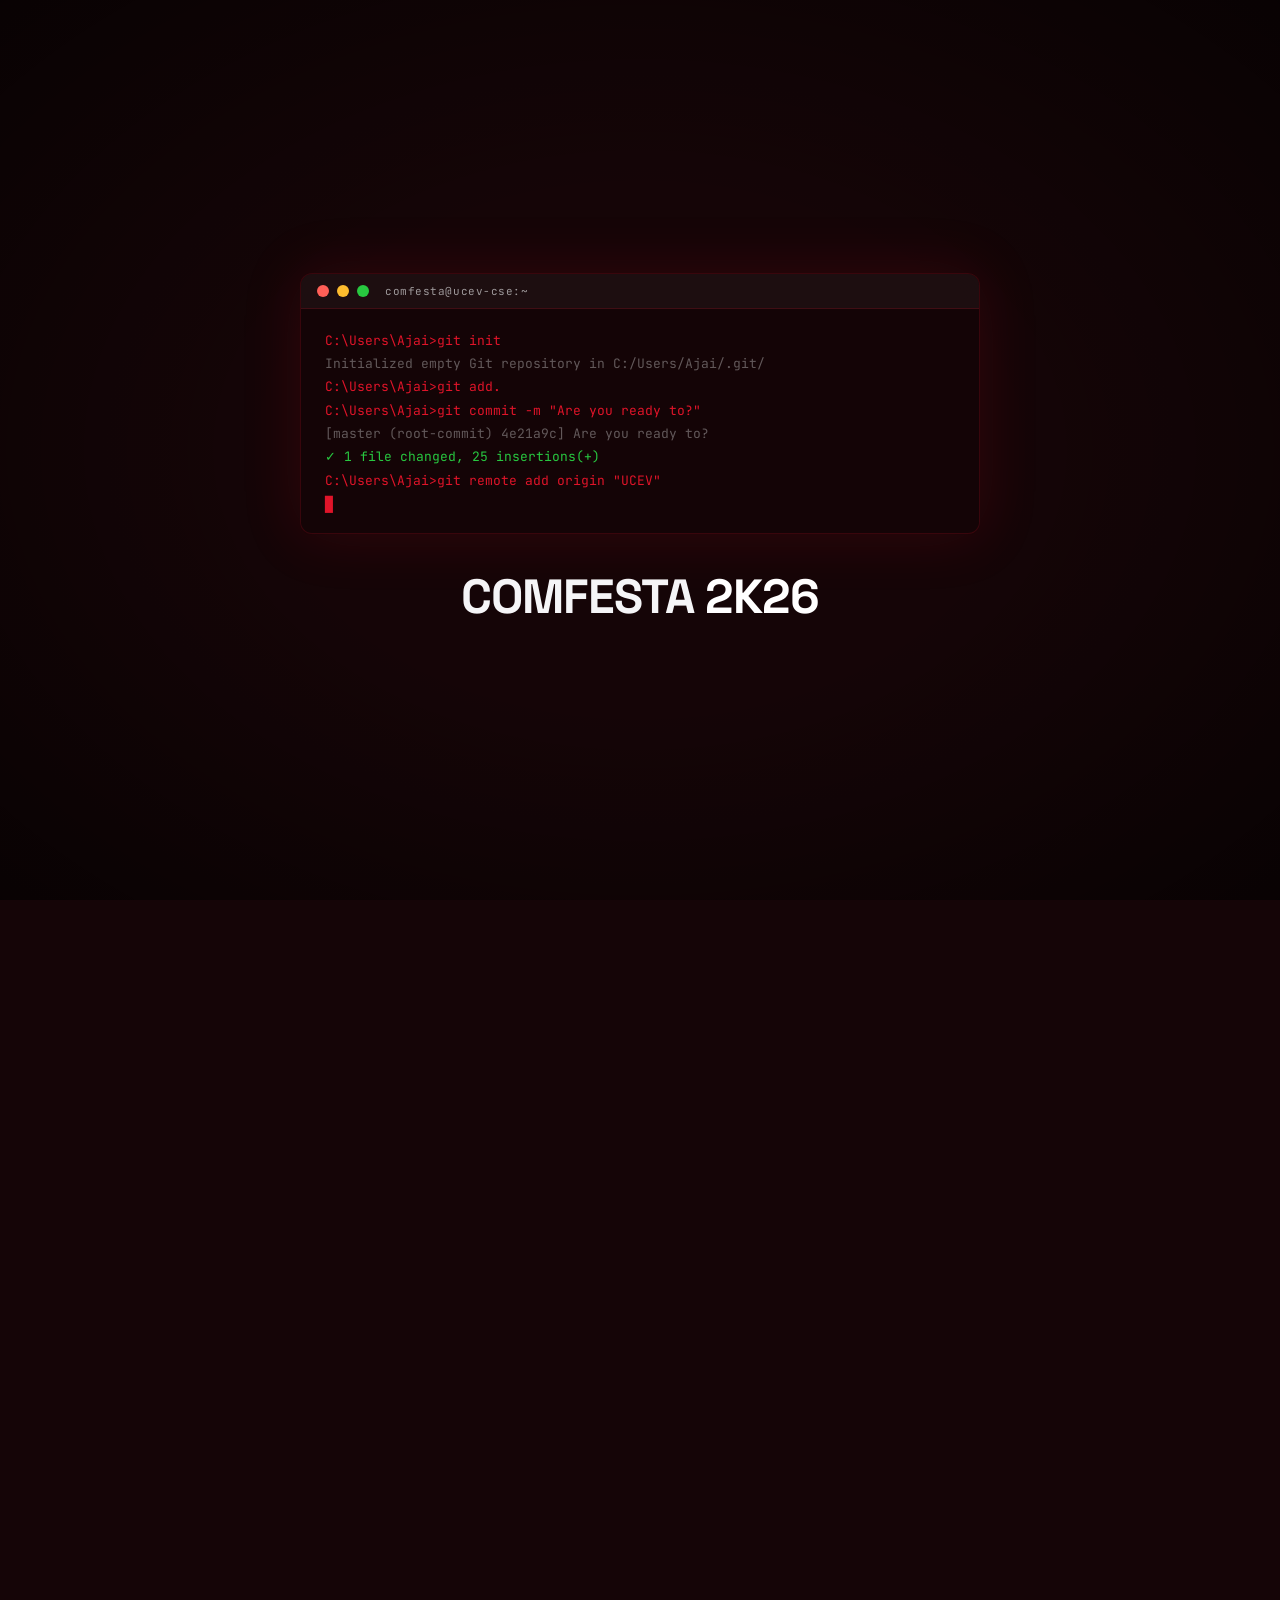
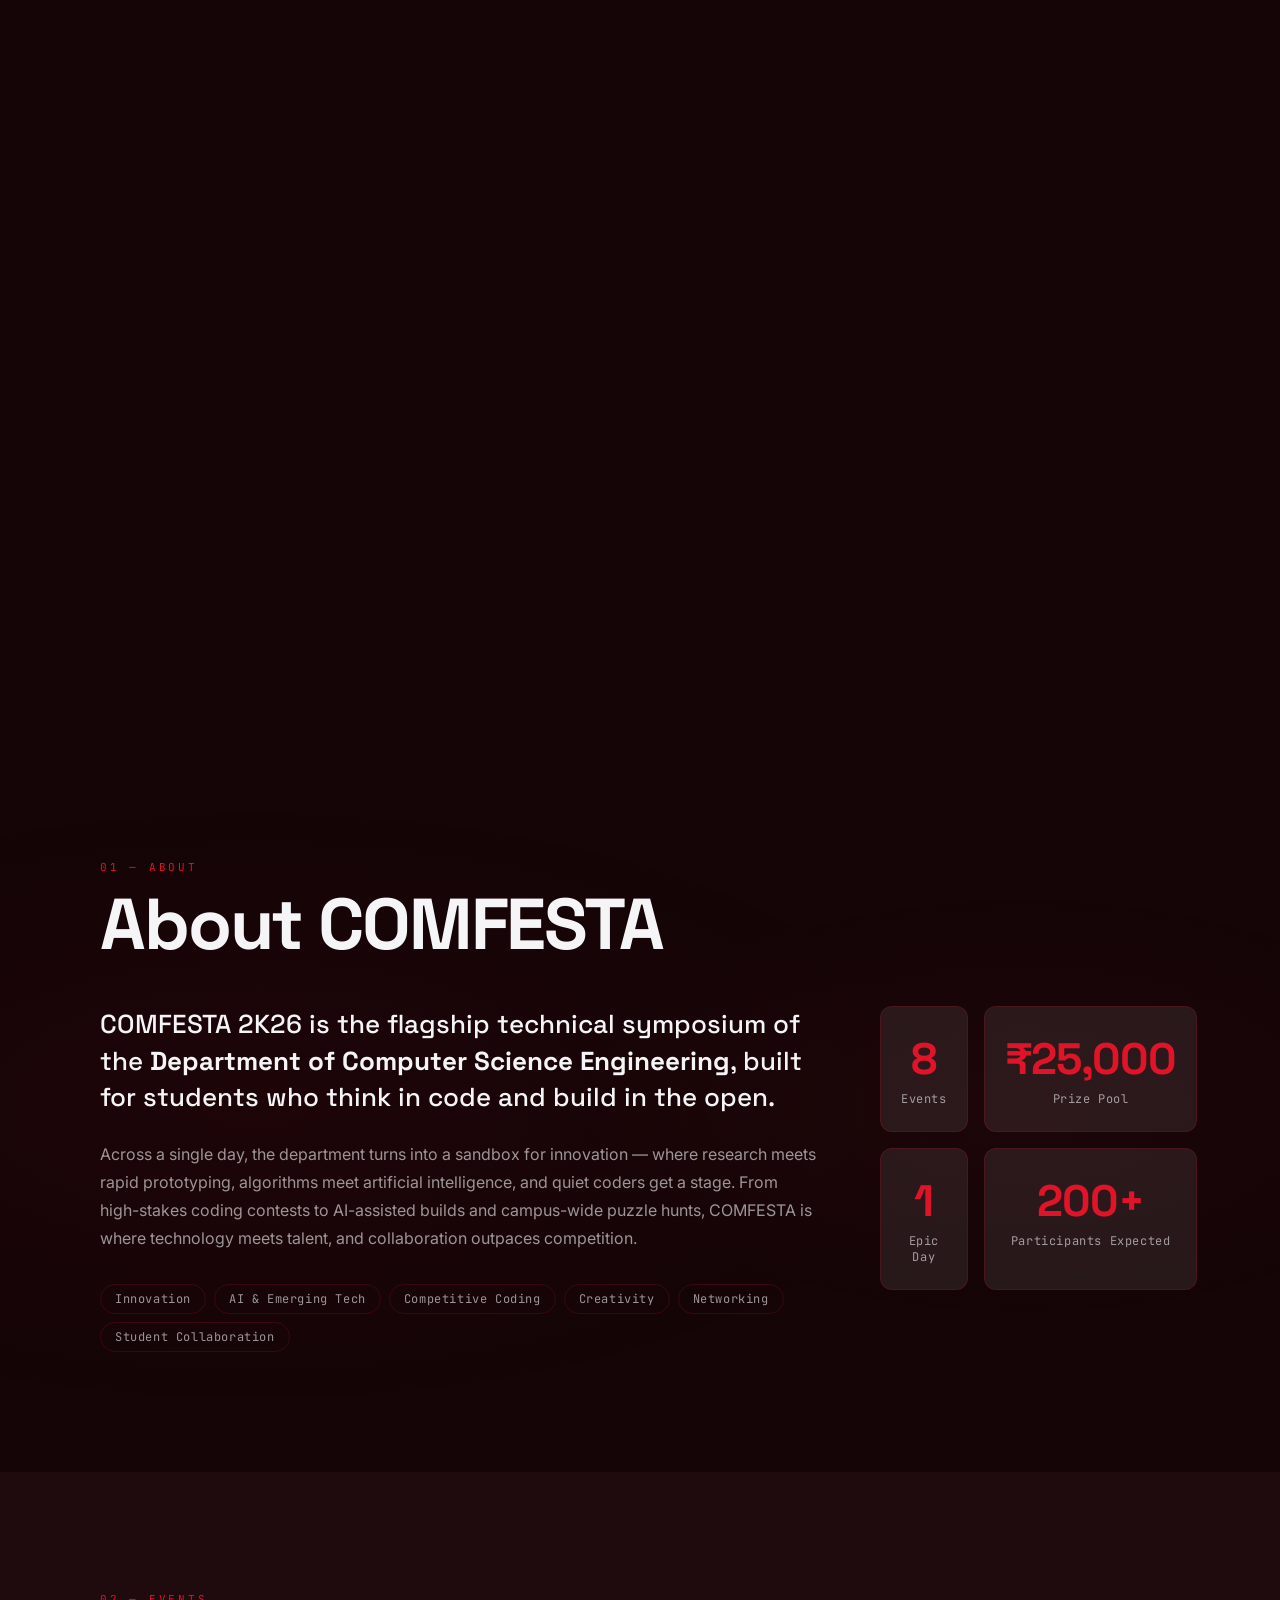
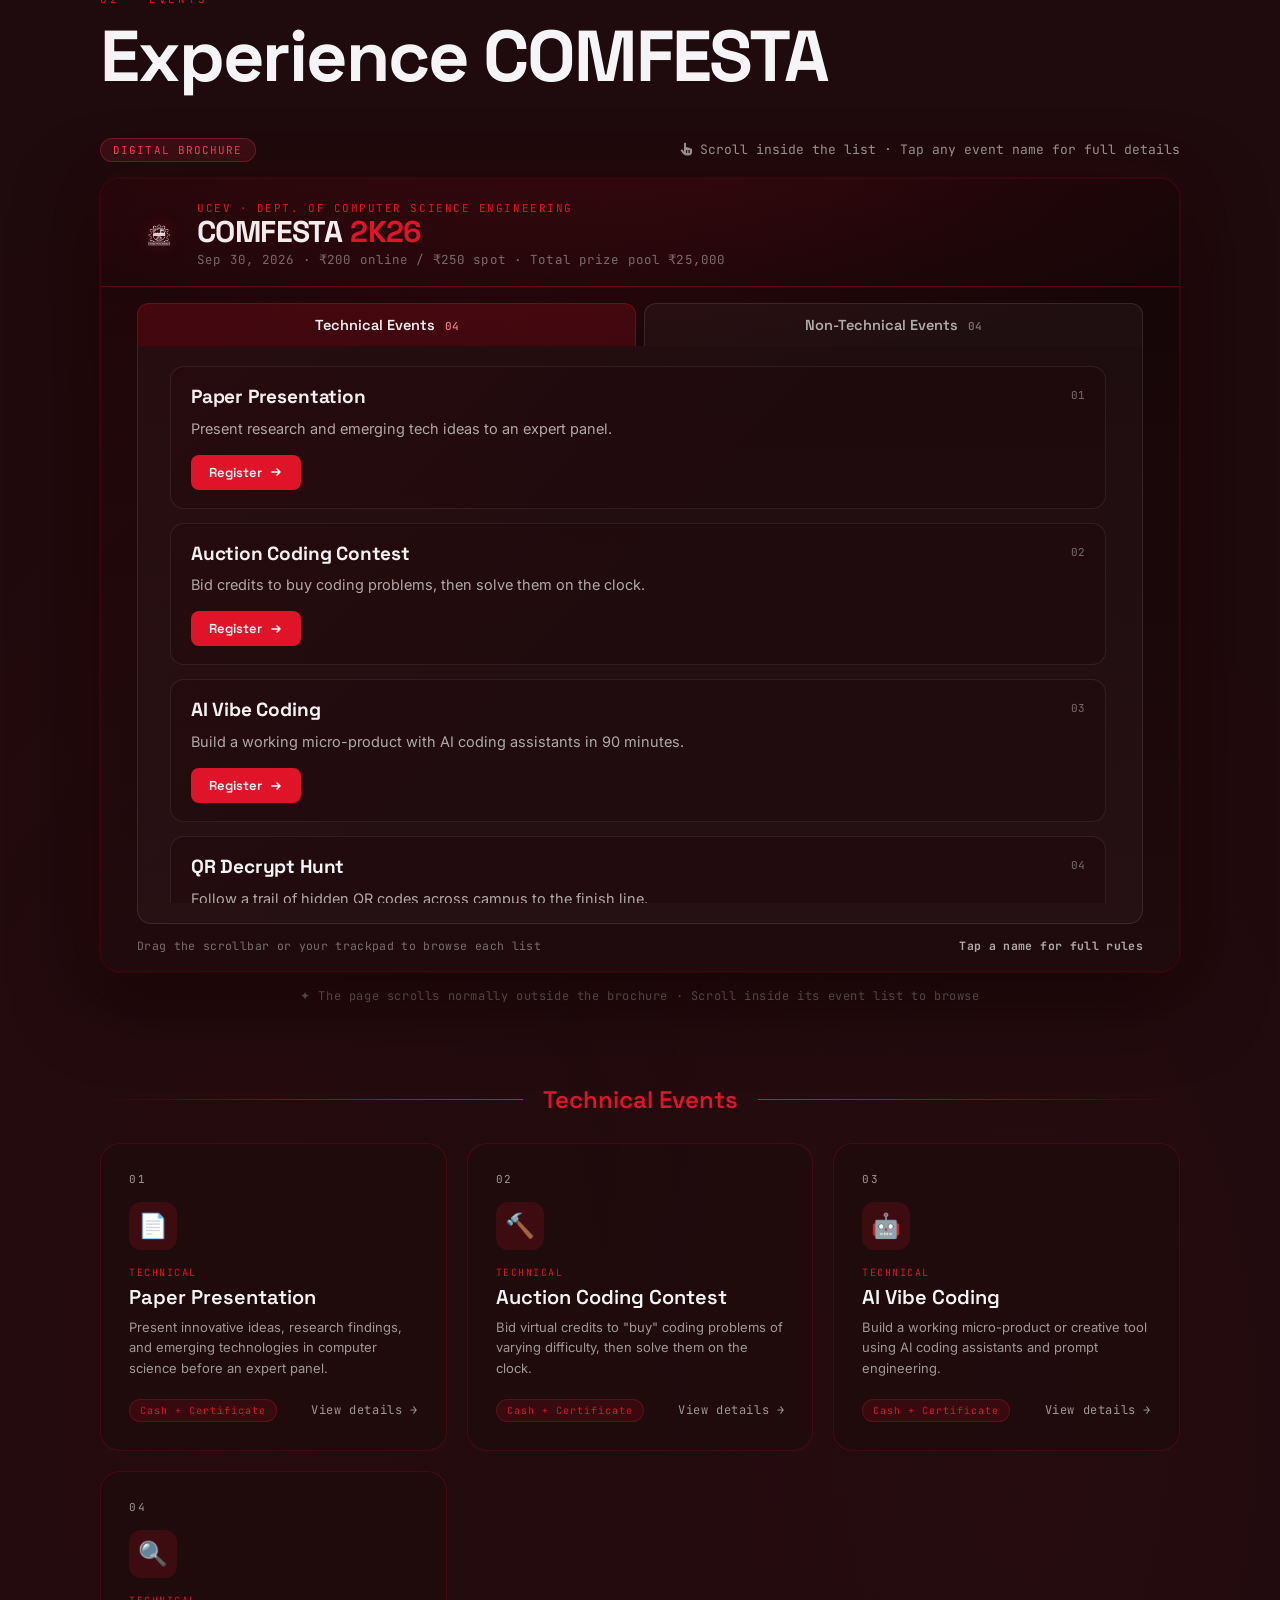
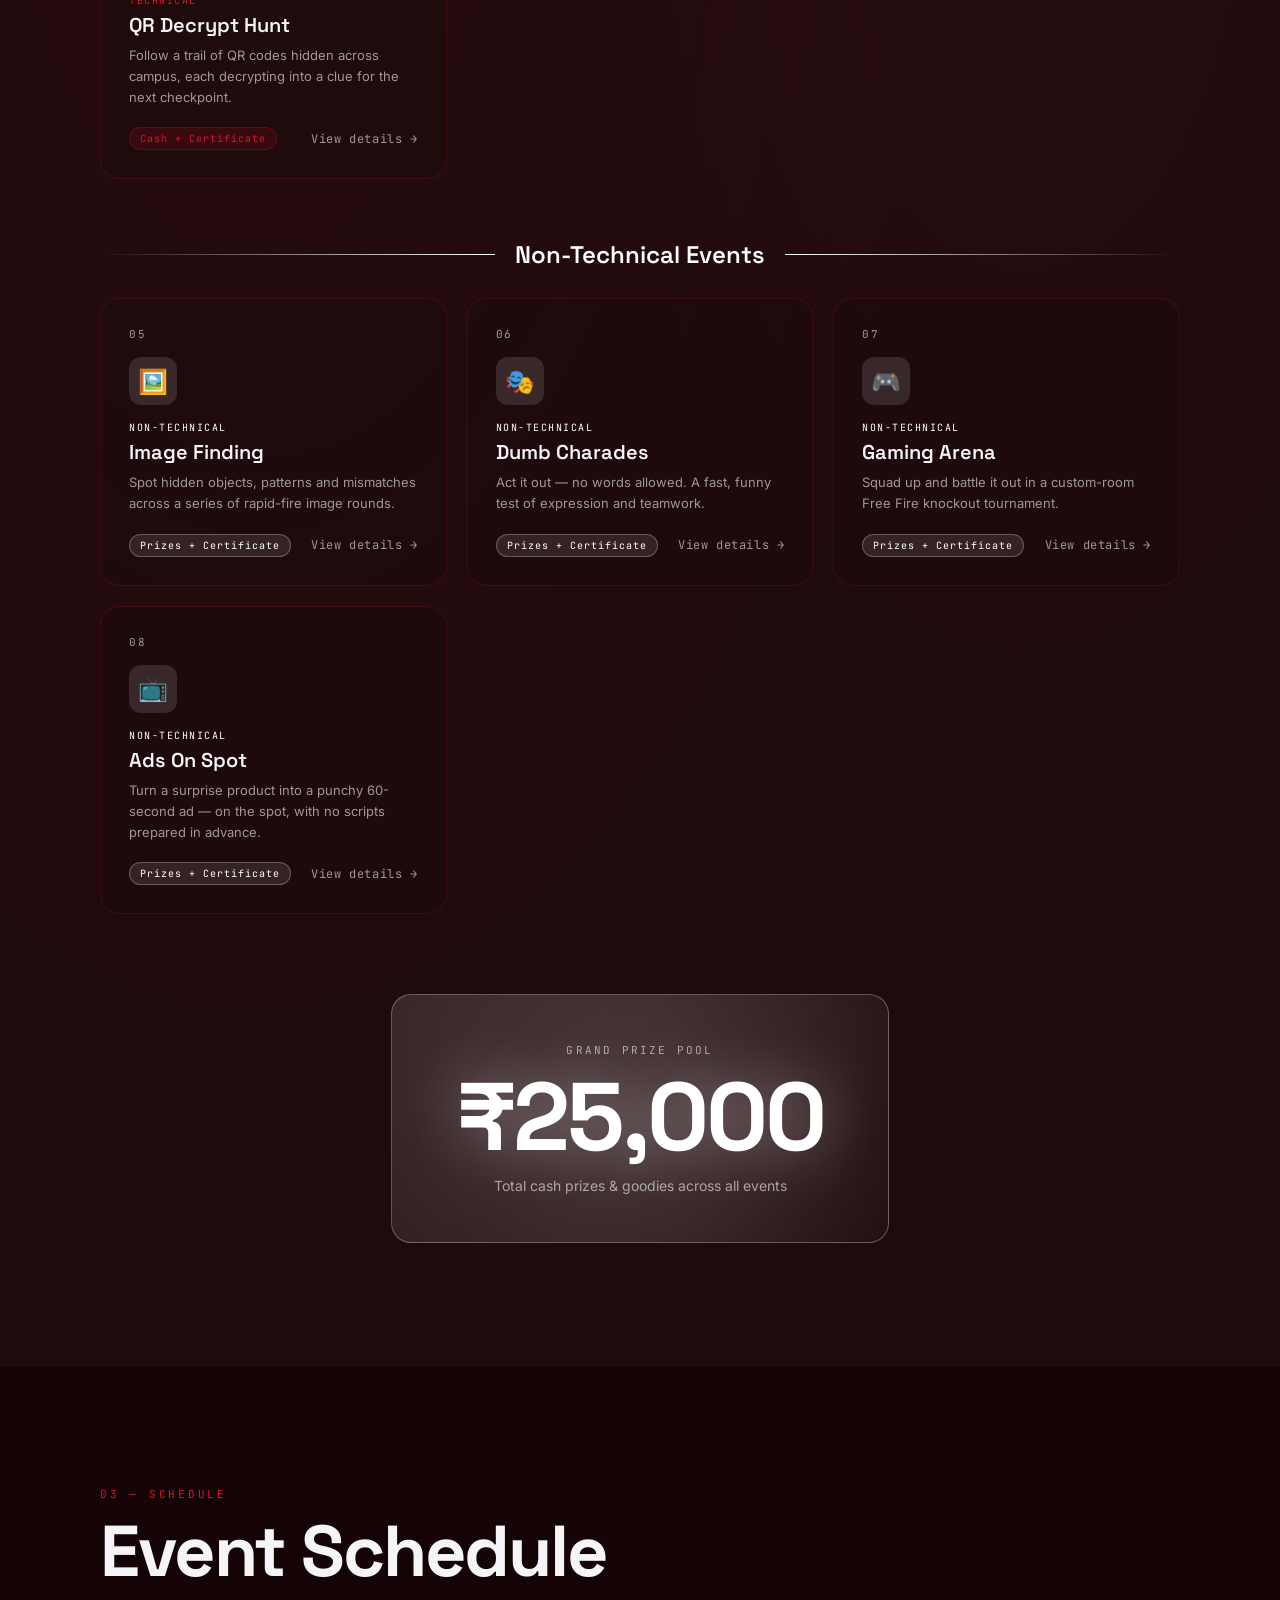
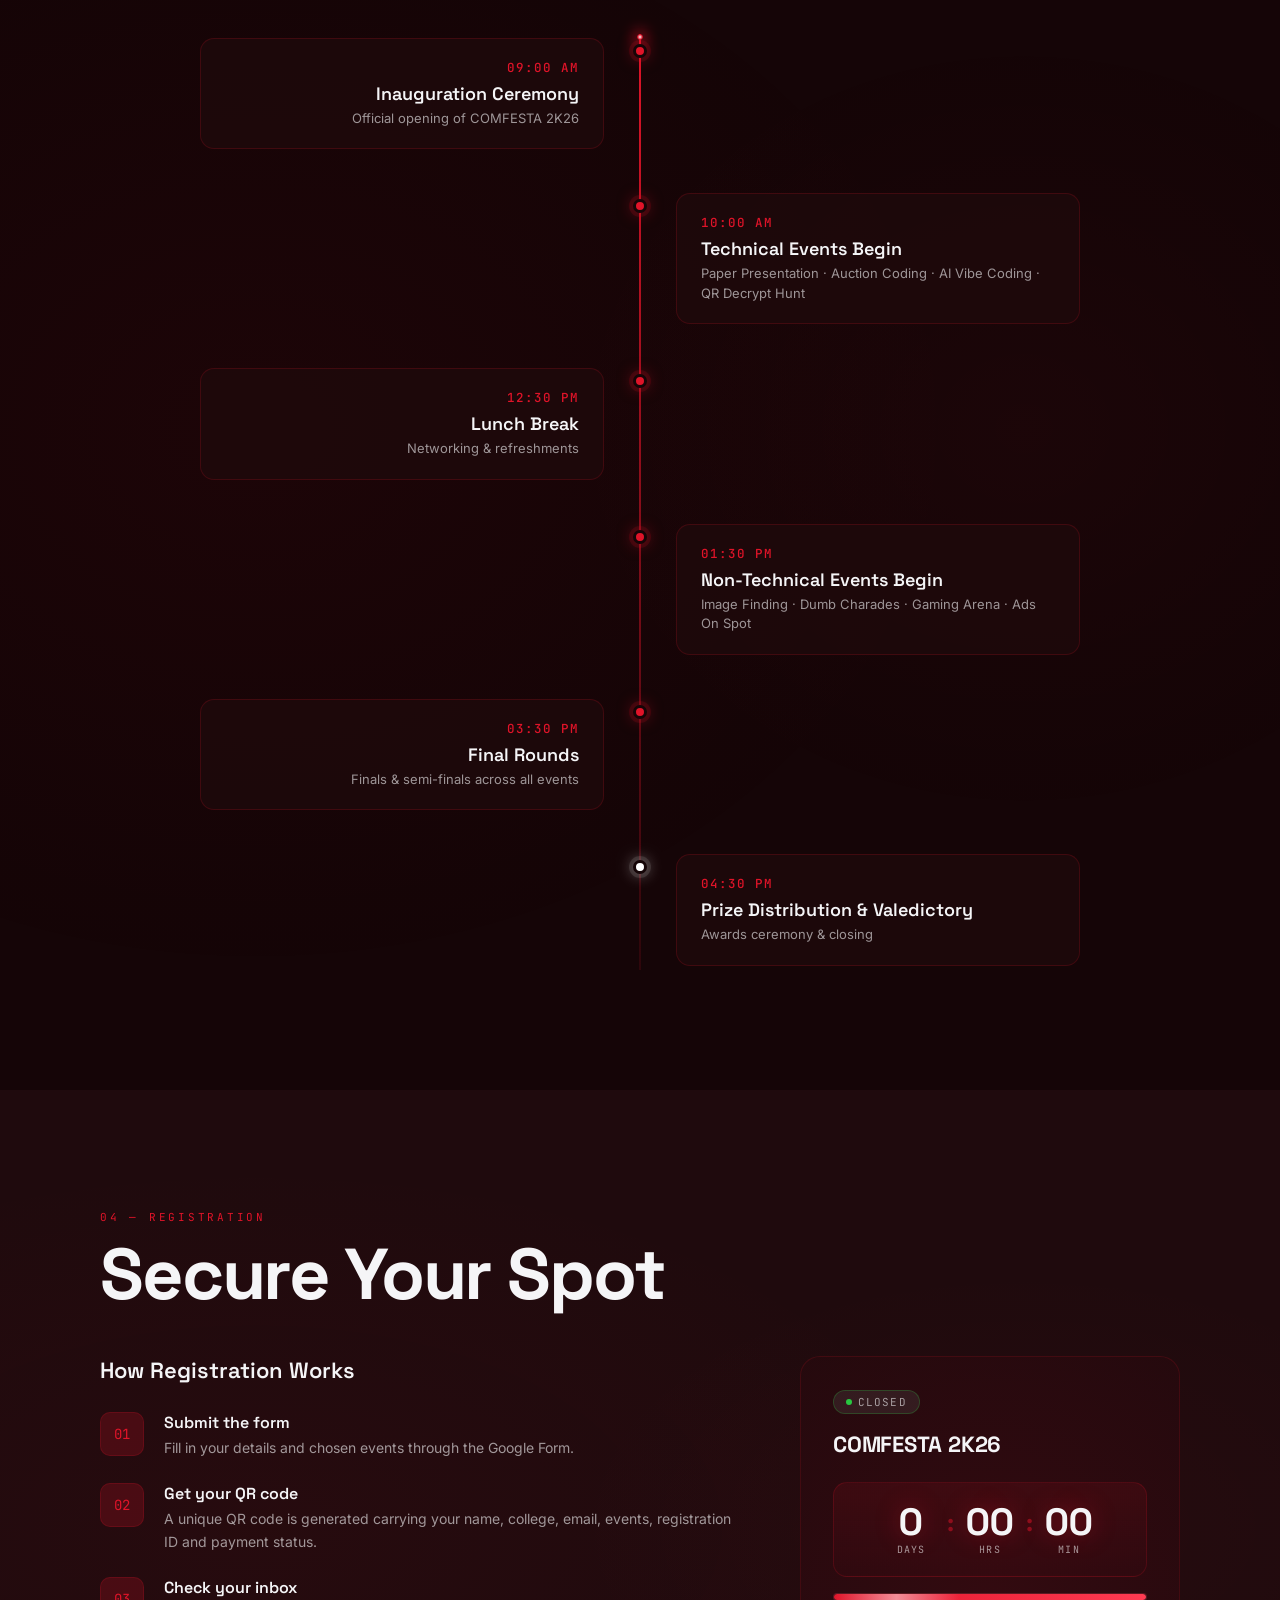
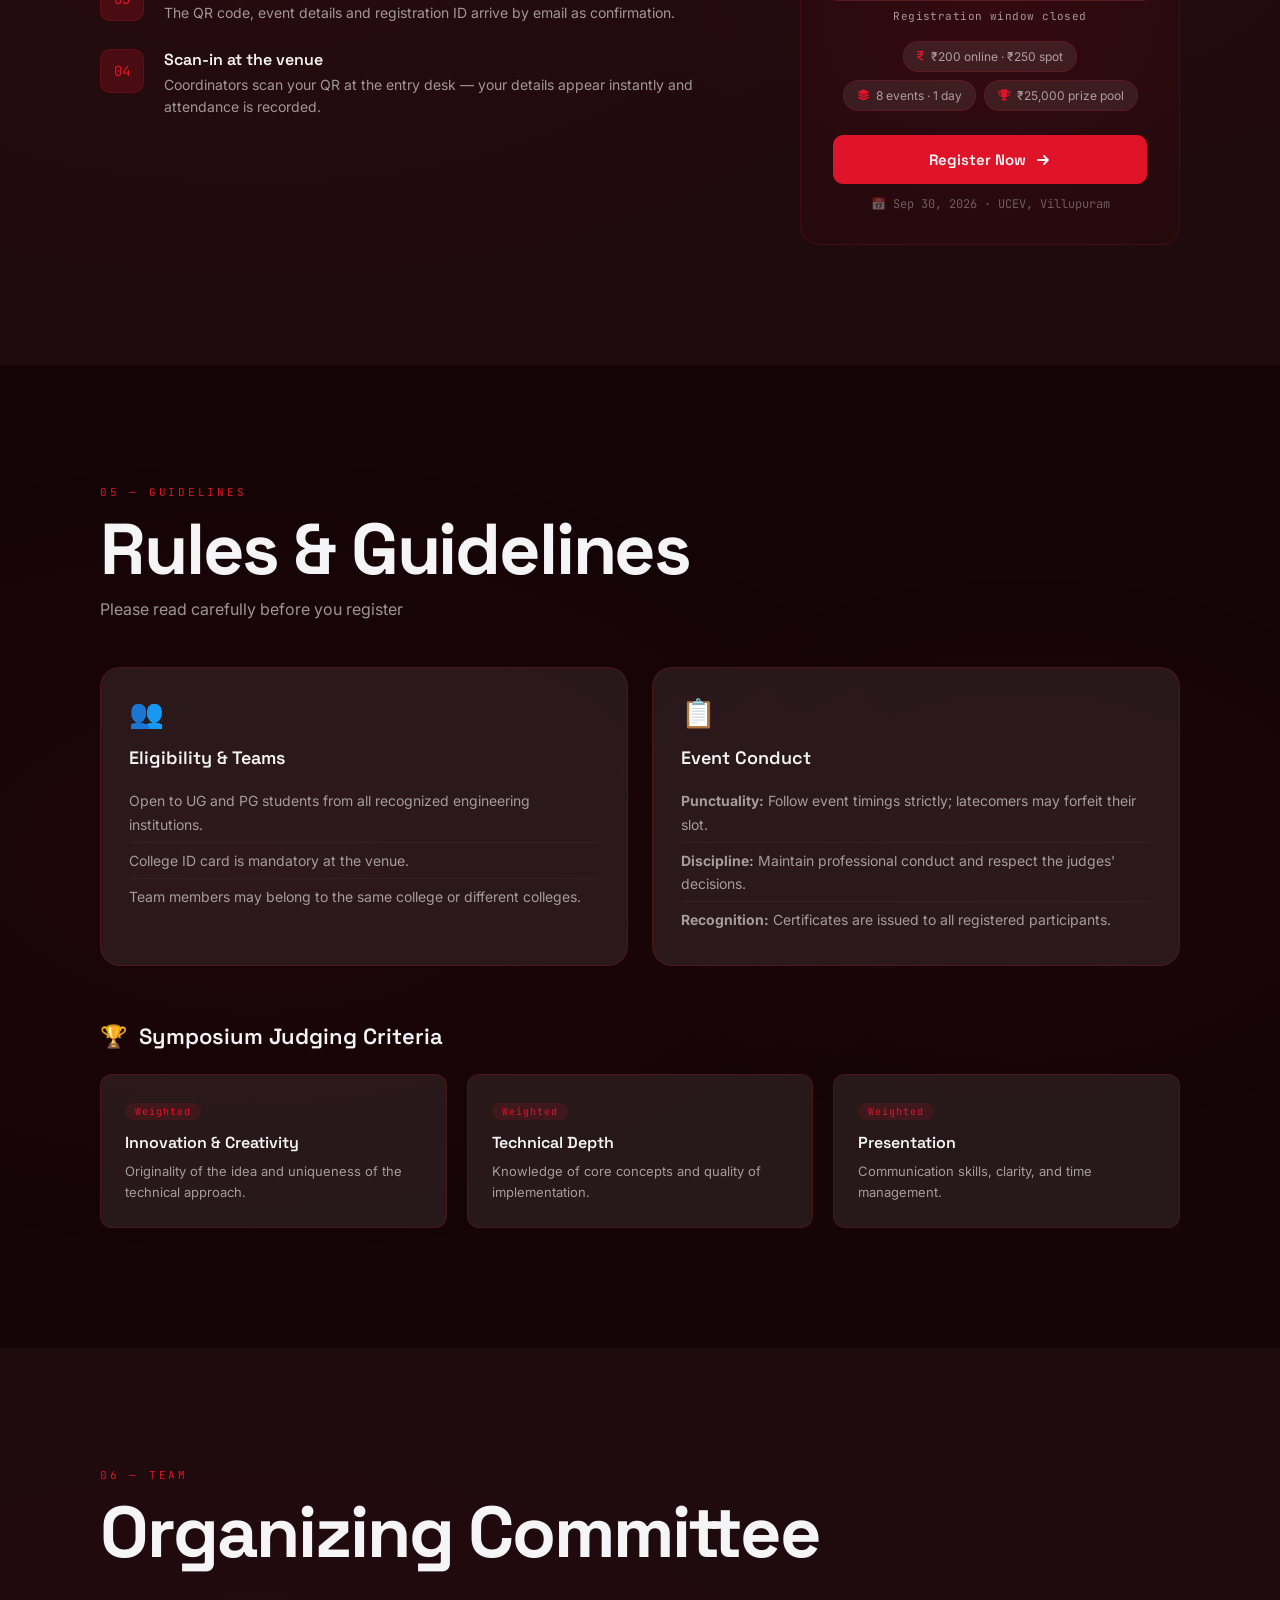
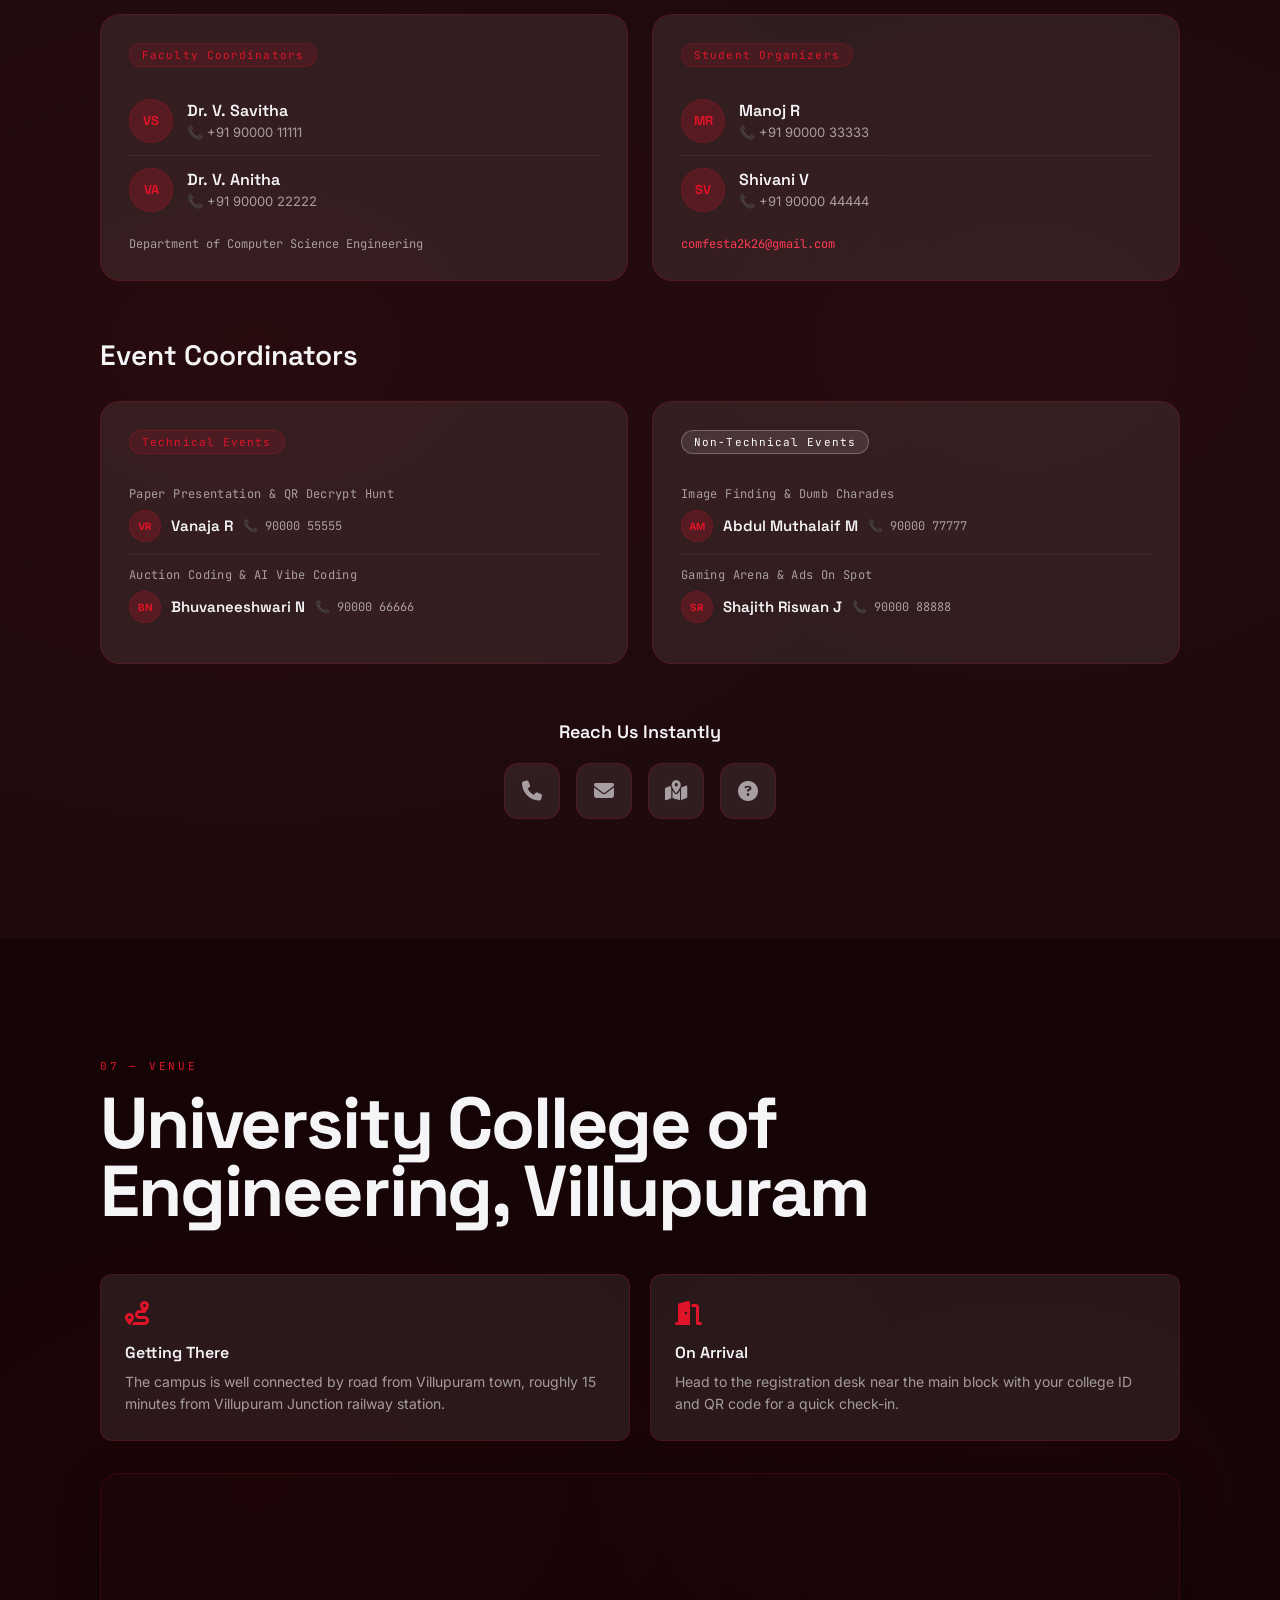
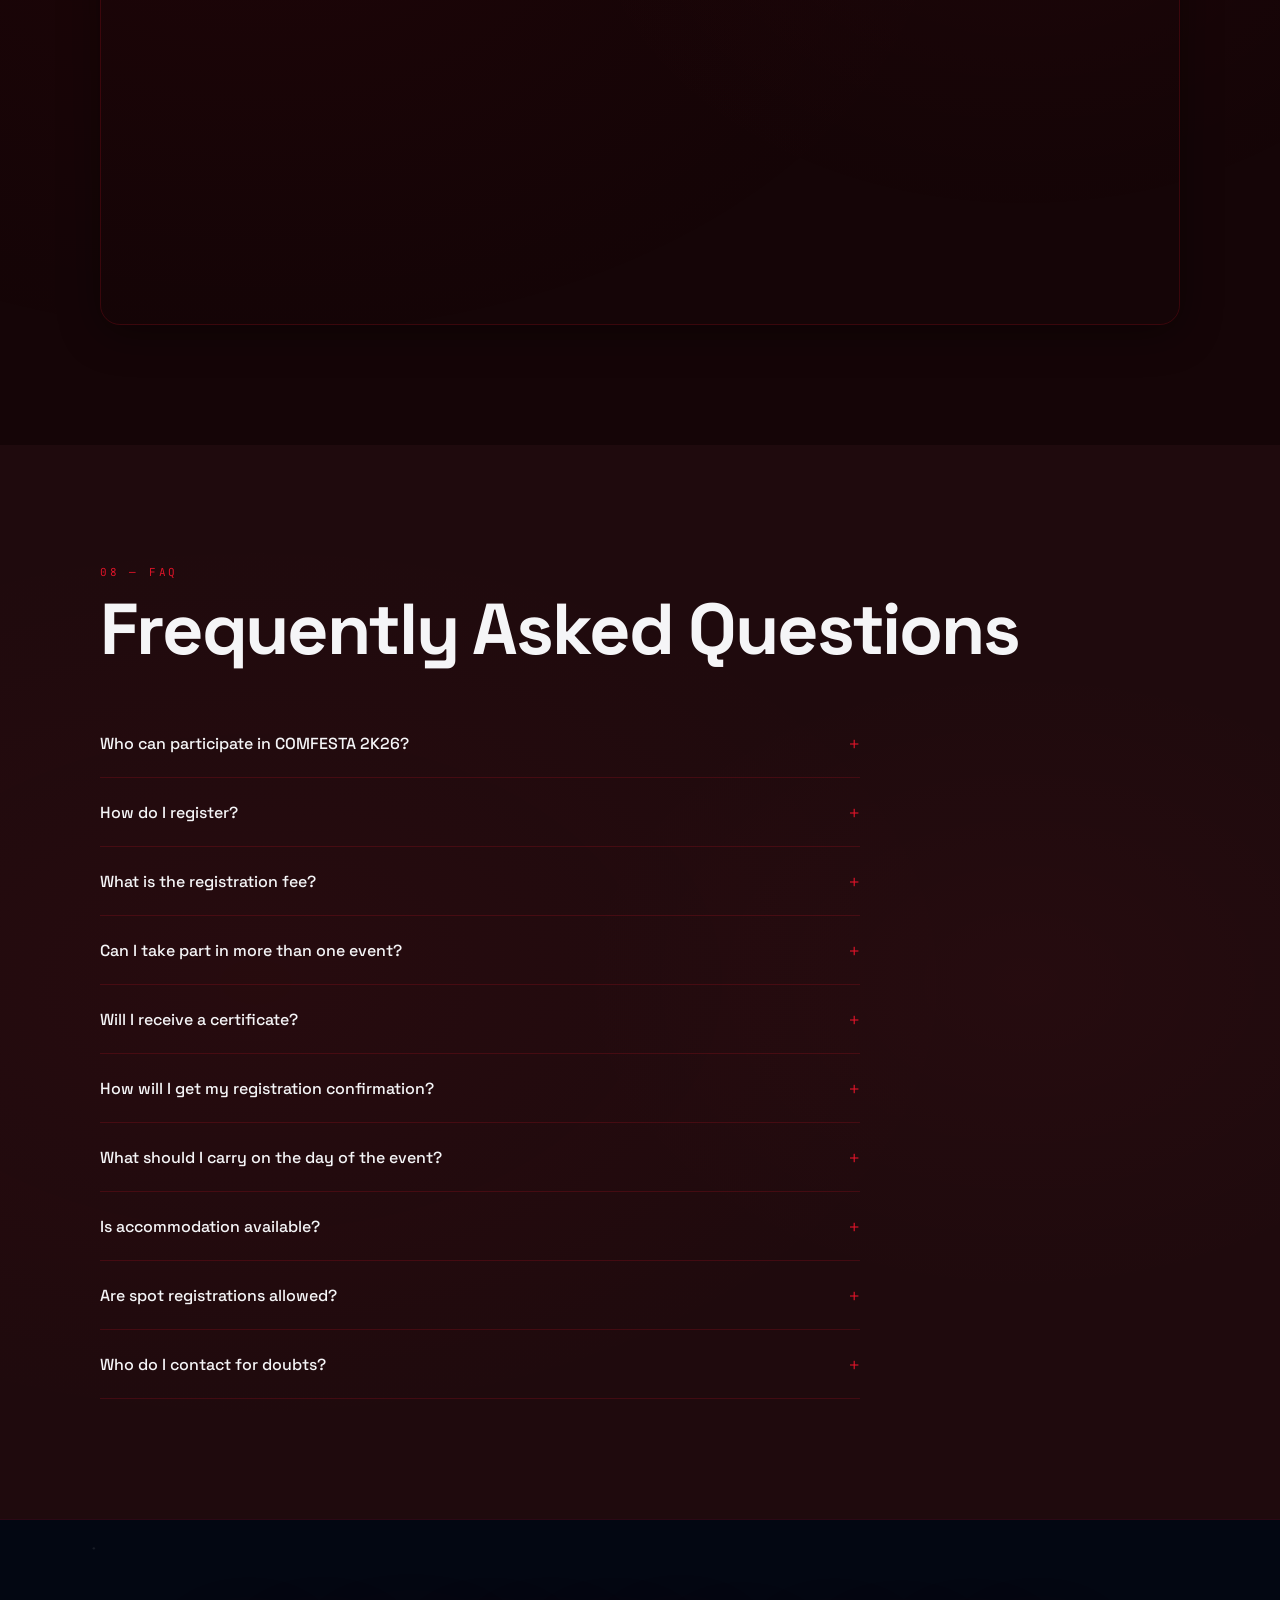
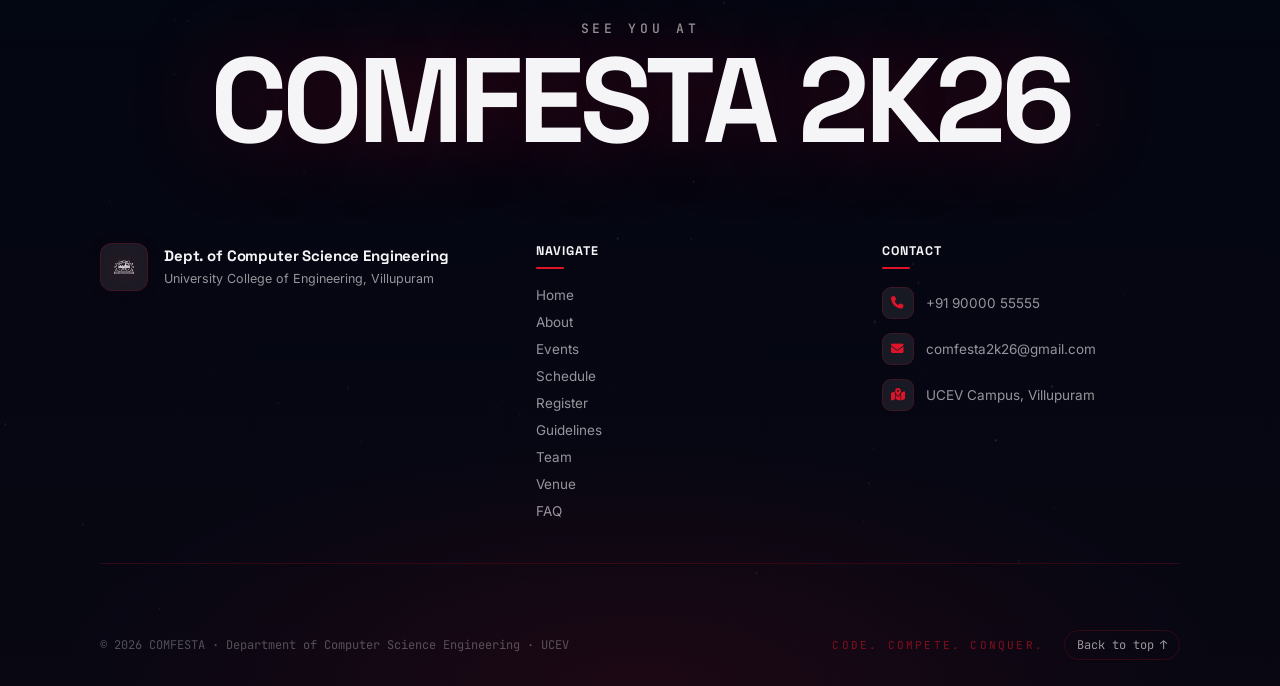
<file: index.html>
<!DOCTYPE html>
<html lang="en">
<head>
<meta charset="UTF-8">
<meta name="viewport" content="width=device-width,initial-scale=1.0">
<title>COMFESTA 2K26 | Department of Computer Science Engineering</title>
<meta name="description" content="COMFESTA 2K26 — the flagship technical symposium of the Department of Computer Science Engineering, UCEV. Code. Compete. Conquer.">
<link rel="preconnect" href="https://fonts.googleapis.com">
<link rel="preconnect" href="https://fonts.gstatic.com" crossorigin>
<link href="https://fonts.googleapis.com/css2?family=Space+Grotesk:wght@300;400;500;600;700&family=Inter:wght@300;400;500;600;700&family=JetBrains+Mono:wght@400;500&display=swap" rel="stylesheet">
<link rel="stylesheet" href="https://cdnjs.cloudflare.com/ajax/libs/font-awesome/6.7.2/css/all.min.css" crossorigin="anonymous" referrerpolicy="no-referrer">
<link rel="stylesheet" href="style.css">
</head>
<body>

<!-- ===== PRELOADER ===== -->
<div id="preloader" role="status" aria-label="Loading COMFESTA 2K26">
  <div class="pre-vignette"></div>
  <div class="pre-terminal">
    <div class="pre-term-bar">
      <span class="pre-dot r"></span><span class="pre-dot y"></span><span class="pre-dot g"></span>
      <span class="pre-term-title">comfesta@ucev-cse:~</span>
    </div>
    <div class="pre-term-body" id="termBody"></div>
    <div class="pre-cursor" id="termCursor">█</div>
  </div>
  <div class="pre-brand-text">COMFESTA <span>2K26</span></div>
</div>

<!-- ===== CUSTOM CURSOR ===== -->
<div class="cursor-dot" id="cursorDot" aria-hidden="true"></div>
<div class="cursor-ring" id="cursorRing" aria-hidden="true"></div>

<!-- ===== SCROLL PROGRESS ===== -->
<div class="scroll-progress" id="scrollProgress" role="progressbar" aria-label="Scroll progress"></div>

<!-- ===== EVENT MODAL ===== -->
<div class="modal-overlay" id="modalOverlay" role="dialog" aria-modal="true" aria-labelledby="modalTitle">
  <div class="modal-content" tabindex="-1">
    <button class="modal-close" id="modalClose" aria-label="Close modal">
      <svg width="20" height="20" viewBox="0 0 20 20" fill="none"><path d="M4 4l12 12M16 4L4 16" stroke="currentColor" stroke-width="1.8" stroke-linecap="round"/></svg>
    </button>
    <div class="modal-inner">
      <span class="modal-tag" id="modalTag">Technical</span>
      <h2 class="modal-title" id="modalTitle">Event Title</h2>
      <p class="modal-desc" id="modalDesc">Description.</p>
      <div class="modal-meta">
        <div class="modal-meta-item"><span class="meta-label">Team size</span><strong id="modalTeam">—</strong></div>
        <div class="modal-meta-item"><span class="meta-label">Eligibility</span><strong id="modalEligibility">—</strong></div>
        <div class="modal-meta-item"><span class="meta-label">Prize</span><strong id="modalPrize">—</strong></div>
      </div>
      <div class="modal-section">
        <h3>Rules</h3>
        <ul id="modalRules"></ul>
      </div>
      <div class="modal-section">
        <h3>Judging criteria</h3>
        <p id="modalJudging" class="modal-judging"></p>
      </div>
    </div>
  </div>
</div>

<!-- ===== NAVIGATION ===== -->
<nav id="nav" role="navigation" aria-label="Main navigation">
  <div class="nav-container">
    <a href="#home" class="nav-brand" aria-label="COMFESTA 2K26 - Go to home">
      <img src="logo.png" alt="Anna University emblem" class="nav-logo-img" width="32" height="32">
      <span class="nav-brand-text">COMFESTA</span>
    </a>
    <button class="nav-toggle" id="navToggle" aria-label="Toggle navigation menu" aria-expanded="false" aria-controls="navLinks">
      <span></span><span></span><span></span>
    </button>
    <div class="nav-links" id="navLinks" role="list">
      <a href="#home"           class="nav-link" role="listitem">Home</a>
      <a href="#about"          class="nav-link" role="listitem">About</a>
      <a href="#events"         class="nav-link" role="listitem">Events</a>
      <a href="#schedule"       class="nav-link" role="listitem">Schedule</a>
      <a href="#register-section" class="nav-link" role="listitem">Register</a>
      <a href="#guidelines"     class="nav-link" role="listitem">Guidelines</a>
      <a href="#coordinators"   class="nav-link" role="listitem">Team</a>
      <a href="#venue"          class="nav-link" role="listitem">Venue</a>
      <a href="#faq"            class="nav-link" role="listitem">FAQ</a>
      <a href="#register-section" class="nav-cta-btn" role="listitem">Register →</a>
    </div>
  </div>
</nav>

<!-- ===== CINEMATIC INTRO (scroll-driven) ===== -->
<section id="home" class="intro-section" aria-label="Cinematic intro">
<div class="intro-sticky" id="introSticky">
  <!-- College video as 3D living surface -->
  <div class="video-scene" id="videoScene">
    <div class="video-wrapper" id="videoWrapper">
      <video id="collegeVideo" autoplay loop muted playsinline preload="auto"
             aria-label="University College of Engineering, Villupuram campus video">
        <source src="campus-video.mp4" type="video/mp4">
      </video>
      <!-- cinematic overlays -->
      <div class="video-vignette"></div>
      <div class="video-grain" aria-hidden="true"></div>
      <div class="video-scanlines" aria-hidden="true"></div>
      <div class="video-chromatic" aria-hidden="true"></div>
      <!-- atmospheric haze -->
      <div class="video-haze"></div>
    </div>
    <!-- particles over video -->
    <canvas class="particles-canvas" id="particlesCanvas" aria-hidden="true"></canvas>
  </div>

  <!-- Scene 1: College visual only -->
  <div class="scene-1" id="scene1" aria-hidden="true">
    <div class="s1-overlay">
      <img src="logo.png" alt="Anna University emblem" class="s1-logo" width="80" height="80">
      <p class="s1-college">University College of Engineering, Villupuram</p>
    </div>
  </div>

  <!-- Scene 2: Department presents -->
  <div class="scene-2" id="scene2" aria-hidden="true">
    <div class="s2-text-wrap">
      <p class="s2-dept" id="s2Dept">UCEV CSE DEPARTMENT</p>
      <p class="s2-presents" id="s2Presents">PROUDLY PRESENTS</p>
    </div>
  </div>

  <!-- Scene 3: COMFESTA reveal -->
  <div class="scene-3" id="scene3" aria-hidden="true">
    <div class="s3-wrap">
      <div class="comfesta-letters" id="comfestaLetters" aria-label="COMFESTA">
        <span class="cf-letter" style="--i:0">C</span>
        <span class="cf-letter" style="--i:1">O</span>
        <span class="cf-letter" style="--i:2">M</span>
        <span class="cf-letter" style="--i:3">F</span>
        <span class="cf-letter" style="--i:4">E</span>
        <span class="cf-letter" style="--i:5">S</span>
        <span class="cf-letter" style="--i:6">T</span>
        <span class="cf-letter" style="--i:7">A</span>
      </div>
      <div class="s3-year" id="s3Year">2K26</div>
      <div class="s3-tagline" id="s3Tagline">CODE. COMPETE. CONQUER.</div>
    </div>
  </div>

  <!-- Hero CTA (final state of intro) -->
  <div class="hero-cta" id="heroCta" aria-label="Hero call to action">
    <div class="hero-pills">
      <span class="hero-pill"><i class="fa-solid fa-calendar" aria-hidden="true"></i> Sep 30, 2026</span>
      <span class="hero-pill"><i class="fa-solid fa-location-dot" aria-hidden="true"></i> UCEV Campus</span>
      <span class="hero-pill"><i class="fa-solid fa-indian-rupee-sign" aria-hidden="true"></i> ₹200 Online</span>
      <span class="hero-pill"><i class="fa-solid fa-trophy" aria-hidden="true"></i> ₹25,000 Pool</span>
    </div>
    <div class="timer-section">
      <div class="timer-label">Countdown to inauguration</div>
      <div id="timer" class="timer-display" aria-live="polite">00d 00h 00m 00s</div>
    </div>
    <div class="hero-actions">
      <a href="#register-section" class="btn-primary magnetic-btn">
        <span>Register Now</span>
        <svg class="btn-arrow" width="18" height="18" viewBox="0 0 18 18" fill="none" aria-hidden="true"><path d="M4 9h10M10 5l4 4-4 4" stroke="currentColor" stroke-width="1.8" stroke-linecap="round" stroke-linejoin="round"/></svg>
      </a>
      <a href="#events" class="btn-secondary magnetic-btn">Explore Events</a>
    </div>
  </div>

  <!-- Scroll indicator -->
  <div class="scroll-indicator" id="scrollIndicator" aria-label="Scroll to explore">
    <span>SCROLL TO ENTER CAMPUS</span>
    <div class="scroll-line"></div>
  </div>
</div><!-- /.intro-sticky -->
</section>

<!-- ===== ABOUT ===== -->
<section id="about" class="section">
  <div class="container">
    <div class="section-label">01 — About</div>
    <h2 class="section-headline" data-split>About COMFESTA</h2>
    <div class="about-layout">
      <div class="about-text-col">
        <p class="about-lead">
          COMFESTA 2K26 is the flagship technical symposium of the
          <strong>Department of Computer Science Engineering</strong>,
          built for students who think in code and build in the open.
        </p>
        <p class="about-body">
          Across a single day, the department turns into a sandbox for innovation — where research meets
          rapid prototyping, algorithms meet artificial intelligence, and quiet coders get a stage. From
          high-stakes coding contests to AI-assisted builds and campus-wide puzzle hunts, COMFESTA is where
          technology meets talent, and collaboration outpaces competition.
        </p>
        <div class="about-tags">
          <span class="about-tag">Innovation</span>
          <span class="about-tag">AI &amp; Emerging Tech</span>
          <span class="about-tag">Competitive Coding</span>
          <span class="about-tag">Creativity</span>
          <span class="about-tag">Networking</span>
          <span class="about-tag">Student Collaboration</span>
        </div>
      </div>
      <div class="about-stats-col">
        <div class="stat-card">
          <div class="stat-number" data-count="8">0</div>
          <div class="stat-label">Events</div>
        </div>
        <div class="stat-card">
          <div class="stat-number" data-prefix="₹" data-count="25000">₹0</div>
          <div class="stat-label">Prize Pool</div>
        </div>
        <div class="stat-card">
          <div class="stat-number" data-count="1">0</div>
          <div class="stat-label">Epic Day</div>
        </div>
        <div class="stat-card">
          <div class="stat-number" data-count="200" data-suffix="+">0</div>
          <div class="stat-label">Participants Expected</div>
        </div>
      </div>
    </div>
  </div>
</section>

<!-- ===== BROCHURE + EVENTS ===== -->
<section id="events" class="section section-dark">
  <div class="container">
    <div class="section-label">02 — Events</div>
    <h2 class="section-headline">Experience COMFESTA</h2>

    <!-- 3D Brochure -->
    <div class="brochure-zone">
      <div class="brochure-label">
        <span class="brochure-badge">Digital Brochure</span>
        <p class="brochure-hint"><i class="fa-solid fa-hand-pointer" aria-hidden="true"></i> Scroll inside the list · Tap any event name for full details</p>
      </div>
      <div class="brochure-frame-wrap">
        <iframe
          id="brochureFrame"
          src="brochure-frame.html"
          title="COMFESTA 2K26 Digital Brochure"
          loading="lazy"
          frameborder="0"
          scrolling="no"
          aria-label="COMFESTA brochure — Technical and Non-Technical events with registration links"
        ></iframe>
      </div>
      <p class="brochure-caption">✦ The page scrolls normally outside the brochure · Scroll inside its event list to browse</p>
    </div>

    <!-- Technical Events -->
    <div class="events-category">
      <div class="cat-header">
        <span class="cat-line cat-line--tech"></span>
        <h3 class="cat-title tech">Technical Events</h3>
        <span class="cat-line cat-line--tech"></span>
      </div>
      <div class="events-grid" id="techGrid">
        <!-- Cards injected by JS -->
      </div>
    </div>

    <!-- Non-Technical Events -->
    <div class="events-category">
      <div class="cat-header">
        <span class="cat-line cat-line--nontech"></span>
        <h3 class="cat-title nontech">Non-Technical Events</h3>
        <span class="cat-line cat-line--nontech"></span>
      </div>
      <div class="events-grid" id="nonTechGrid">
        <!-- Cards injected by JS -->
      </div>
    </div>

    <!-- Prize Pool -->
    <div class="prize-pool-section" id="prize-pool">
      <div class="prize-pool-card">
        <div class="prize-glow" aria-hidden="true"></div>
        <div class="prize-label">Grand Prize Pool</div>
        <div class="prize-amount">₹25,000</div>
        <div class="prize-sub">Total cash prizes &amp; goodies across all events</div>
      </div>
    </div>

  </div>
</section>

<!-- ===== SCHEDULE ===== -->
<section id="schedule" class="section">
  <div class="container">
    <div class="section-label">03 — Schedule</div>
    <h2 class="section-headline">Event Schedule</h2>
    <div class="schedule-timeline">
      <div class="schedule-item">
        <div class="sch-dot"></div>
        <div class="sch-card">
          <div class="sch-time">09:00 AM</div>
          <h4>Inauguration Ceremony</h4>
          <p>Official opening of COMFESTA 2K26</p>
        </div>
      </div>
      <div class="schedule-item">
        <div class="sch-dot"></div>
        <div class="sch-card">
          <div class="sch-time">10:00 AM</div>
          <h4>Technical Events Begin</h4>
          <p>Paper Presentation · Auction Coding · AI Vibe Coding · QR Decrypt Hunt</p>
        </div>
      </div>
      <div class="schedule-item">
        <div class="sch-dot"></div>
        <div class="sch-card">
          <div class="sch-time">12:30 PM</div>
          <h4>Lunch Break</h4>
          <p>Networking &amp; refreshments</p>
        </div>
      </div>
      <div class="schedule-item">
        <div class="sch-dot"></div>
        <div class="sch-card">
          <div class="sch-time">01:30 PM</div>
          <h4>Non-Technical Events Begin</h4>
          <p>Image Finding · Dumb Charades · Gaming Arena · Ads On Spot</p>
        </div>
      </div>
      <div class="schedule-item">
        <div class="sch-dot"></div>
        <div class="sch-card">
          <div class="sch-time">03:30 PM</div>
          <h4>Final Rounds</h4>
          <p>Finals &amp; semi-finals across all events</p>
        </div>
      </div>
      <div class="schedule-item">
        <div class="sch-dot schedule-dot-final"></div>
        <div class="sch-card">
          <div class="sch-time">04:30 PM</div>
          <h4>Prize Distribution &amp; Valedictory</h4>
          <p>Awards ceremony &amp; closing</p>
        </div>
      </div>
    </div>
  </div>
</section>

<!-- ===== REGISTRATION ===== -->
<section id="register-section" class="section section-dark">
  <div class="container">
    <div class="section-label">04 — Registration</div>
    <h2 class="section-headline">Secure Your Spot</h2>
    <div class="reg-layout">
      <div class="reg-info-col">
        <h3 class="reg-head">How Registration Works</h3>
        <div class="reg-steps" id="how-it-works">
          <div class="reg-step">
            <div class="reg-step-num">01</div>
            <div class="reg-step-body">
              <h4>Submit the form</h4>
              <p>Fill in your details and chosen events through the Google Form.</p>
            </div>
          </div>
          <div class="reg-step">
            <div class="reg-step-num">02</div>
            <div class="reg-step-body">
              <h4>Get your QR code</h4>
              <p>A unique QR code is generated carrying your name, college, email, events, registration ID and payment status.</p>
            </div>
          </div>
          <div class="reg-step">
            <div class="reg-step-num">03</div>
            <div class="reg-step-body">
              <h4>Check your inbox</h4>
              <p>The QR code, event details and registration ID arrive by email as confirmation.</p>
            </div>
          </div>
          <div class="reg-step">
            <div class="reg-step-num">04</div>
            <div class="reg-step-body">
              <h4>Scan-in at the venue</h4>
              <p>Coordinators scan your QR at the entry desk — your details appear instantly and attendance is recorded.</p>
            </div>
          </div>
        </div>
      </div>
      <div class="reg-card-col">
        <div class="reg-card">
          <div class="reg-card-glow" aria-hidden="true"></div>
          <div class="reg-status-badge">Open</div>
          <div class="reg-card-brand">COMFESTA 2K26</div>

          <!-- Registration pulse: live countdown + window progress + quick stats -->
          <div class="reg-pulse" role="group" aria-label="Registration countdown and highlights">
            <div class="pulse-countdown" aria-live="polite">
              <div class="pulse-unit"><span class="pulse-num" id="pulseDays">--</span><span class="pulse-label">Days</span></div>
              <span class="pulse-sep">:</span>
              <div class="pulse-unit"><span class="pulse-num" id="pulseHours">--</span><span class="pulse-label">Hrs</span></div>
              <span class="pulse-sep">:</span>
              <div class="pulse-unit"><span class="pulse-num" id="pulseMins">--</span><span class="pulse-label">Min</span></div>
            </div>
            <div class="pulse-track-wrap">
              <div class="pulse-track" aria-hidden="true"><div class="pulse-track-fill" id="pulseFill"></div></div>
              <div class="pulse-track-label"><span id="pulseTrackText">Registration window open</span></div>
            </div>
            <div class="pulse-chips">
              <div class="pulse-chip"><i class="fa-solid fa-indian-rupee-sign" aria-hidden="true"></i> ₹200 online · ₹250 spot</div>
              <div class="pulse-chip"><i class="fa-solid fa-layer-group" aria-hidden="true"></i> 8 events · 1 day</div>
              <div class="pulse-chip"><i class="fa-solid fa-trophy" aria-hidden="true"></i> ₹25,000 prize pool</div>
            </div>
          </div>

          <button class="btn-primary btn-full magnetic-btn" onclick="openReg()" aria-label="Register now for COMFESTA 2K26">
            <span>Register Now</span>
            <svg width="18" height="18" viewBox="0 0 18 18" fill="none" aria-hidden="true"><path d="M4 9h10M10 5l4 4-4 4" stroke="currentColor" stroke-width="1.8" stroke-linecap="round" stroke-linejoin="round"/></svg>
          </button>
          <p class="reg-venue-note">📅 Sep 30, 2026 · UCEV, Villupuram</p>
        </div>
      </div>
    </div>
  </div>
</section>

<!-- ===== GUIDELINES ===== -->
<section id="guidelines" class="section">
  <div class="container">
    <div class="section-label">05 — Guidelines</div>
    <h2 class="section-headline">Rules &amp; Guidelines</h2>
    <p class="section-sub">Please read carefully before you register</p>
    <div class="guidelines-grid">
      <div class="guide-card">
        <div class="guide-icon" aria-hidden="true">👥</div>
        <h3>Eligibility &amp; Teams</h3>
        <ul class="guide-list">
          <li>Open to UG and PG students from all recognized engineering institutions.</li>
          <li>College ID card is mandatory at the venue.</li>
          <li>Team members may belong to the same college or different colleges.</li>
        </ul>
      </div>
      <div class="guide-card">
        <div class="guide-icon" aria-hidden="true">📋</div>
        <h3>Event Conduct</h3>
        <ul class="guide-list">
          <li><strong>Punctuality:</strong> Follow event timings strictly; latecomers may forfeit their slot.</li>
          <li><strong>Discipline:</strong> Maintain professional conduct and respect the judges' decisions.</li>
          <li><strong>Recognition:</strong> Certificates are issued to all registered participants.</li>
        </ul>
      </div>
    </div>

    <div class="judging-section">
      <h3 class="judging-title"><span>🏆</span> Symposium Judging Criteria</h3>
      <div class="judging-grid">
        <div class="judging-card">
          <span class="judging-badge">Weighted</span>
          <h4>Innovation &amp; Creativity</h4>
          <p>Originality of the idea and uniqueness of the technical approach.</p>
        </div>
        <div class="judging-card">
          <span class="judging-badge">Weighted</span>
          <h4>Technical Depth</h4>
          <p>Knowledge of core concepts and quality of implementation.</p>
        </div>
        <div class="judging-card">
          <span class="judging-badge">Weighted</span>
          <h4>Presentation</h4>
          <p>Communication skills, clarity, and time management.</p>
        </div>
      </div>
    </div>
  </div>
</section>

<!-- ===== COORDINATORS ===== -->
<section id="coordinators" class="section section-dark">
  <div class="container">
    <div class="section-label">06 — Team</div>
    <h2 class="section-headline">Organizing Committee</h2>

    <div class="coord-grid">
      <div class="coord-card">
        <div class="coord-role-tag">Faculty Coordinators</div>
        <div class="coord-person">
          <div class="coord-avatar" aria-hidden="true">VS</div>
          <div>
            <div class="coord-name">Dr. V. Savitha</div>
            <a href="tel:+919000011111" class="coord-phone">📞 +91 90000 11111</a>
          </div>
        </div>
        <div class="coord-person">
          <div class="coord-avatar" aria-hidden="true">VA</div>
          <div>
            <div class="coord-name">Dr. V. Anitha</div>
            <a href="tel:+919000022222" class="coord-phone">📞 +91 90000 22222</a>
          </div>
        </div>
        <p class="coord-dept">Department of Computer Science Engineering</p>
      </div>

      <div class="coord-card">
        <div class="coord-role-tag">Student Organizers</div>
        <div class="coord-person">
          <div class="coord-avatar" aria-hidden="true">MR</div>
          <div>
            <div class="coord-name">Manoj R</div>
            <a href="tel:+919000033333" class="coord-phone">📞 +91 90000 33333</a>
          </div>
        </div>
        <div class="coord-person">
          <div class="coord-avatar" aria-hidden="true">SV</div>
          <div>
            <div class="coord-name">Shivani V</div>
            <a href="tel:+919000044444" class="coord-phone">📞 +91 90000 44444</a>
          </div>
        </div>
        <a href="mailto:comfesta2k26@gmail.com" class="coord-email">comfesta2k26@gmail.com</a>
      </div>
    </div>

    <h3 class="sub-section-title">Event Coordinators</h3>
    <div class="coord-grid">
      <div class="coord-card">
        <div class="coord-role-tag tech-tag">Technical Events</div>
        <div class="coord-event-block">
          <div class="coord-event-name">Paper Presentation &amp; QR Decrypt Hunt</div>
          <div class="coord-person-inline">
            <div class="coord-avatar-sm" aria-hidden="true">VR</div>
            <span>Vanaja R</span>
            <a href="tel:+919000055555" class="coord-phone-inline">📞 90000 55555</a>
          </div>
        </div>
        <div class="coord-event-block">
          <div class="coord-event-name">Auction Coding &amp; AI Vibe Coding</div>
          <div class="coord-person-inline">
            <div class="coord-avatar-sm" aria-hidden="true">BN</div>
            <span>Bhuvaneeshwari N</span>
            <a href="tel:+919000066666" class="coord-phone-inline">📞 90000 66666</a>
          </div>
        </div>
      </div>

      <div class="coord-card">
        <div class="coord-role-tag nontech-tag">Non-Technical Events</div>
        <div class="coord-event-block">
          <div class="coord-event-name">Image Finding &amp; Dumb Charades</div>
          <div class="coord-person-inline">
            <div class="coord-avatar-sm" aria-hidden="true">AM</div>
            <span>Abdul Muthalaif M</span>
            <a href="tel:+919000077777" class="coord-phone-inline">📞 90000 77777</a>
          </div>
        </div>
        <div class="coord-event-block">
          <div class="coord-event-name">Gaming Arena &amp; Ads On Spot</div>
          <div class="coord-person-inline">
            <div class="coord-avatar-sm" aria-hidden="true">SR</div>
            <span>Shajith Riswan J</span>
            <a href="tel:+919000088888" class="coord-phone-inline">📞 90000 88888</a>
          </div>
        </div>
      </div>
    </div>

    <!-- Quick contact dock -->
    <div class="contact-dock-wrap">
      <h3 class="contact-dock-title">Reach Us Instantly</h3>
      <ul class="contact-dock">
        <li><a href="tel:+919000055555" class="dock-btn" aria-label="Call us"><i class="fa-solid fa-phone"></i></a></li>
        <li><a href="mailto:comfesta2k26@gmail.com" class="dock-btn" aria-label="Email us"><i class="fa-solid fa-envelope"></i></a></li>
        <li><a href="#venue" class="dock-btn" aria-label="Find venue"><i class="fa-solid fa-map-location-dot"></i></a></li>
        <li><a href="#faq" class="dock-btn" aria-label="View FAQ"><i class="fa-solid fa-circle-question"></i></a></li>
      </ul>
    </div>
  </div>
</section>

<!-- ===== VENUE ===== -->
<section id="venue" class="section">
  <div class="container">
    <div class="section-label">07 — Venue</div>
    <h2 class="section-headline">University College of Engineering, Villupuram</h2>
    <div class="venue-info-grid">
      <div class="venue-info-card">
        <div class="venue-icon" aria-hidden="true"><i class="fa-solid fa-route"></i></div>
        <h4>Getting There</h4>
        <p>The campus is well connected by road from Villupuram town, roughly 15 minutes from Villupuram Junction railway station.</p>
      </div>
      <div class="venue-info-card">
        <div class="venue-icon" aria-hidden="true"><i class="fa-solid fa-door-open"></i></div>
        <h4>On Arrival</h4>
        <p>Head to the registration desk near the main block with your college ID and QR code for a quick check-in.</p>
      </div>
    </div>
    <div class="map-wrapper">
      <iframe
        src="https://www.google.com/maps/embed?pb=!1m18!1m12!1m3!1d993.6249080899889!2d79.51232084716922!3d11.950605120453123!2m3!1f0!2f0!3f0!3m2!1i1024!2i768!4f13.1!3m3!1m2!1s0x3a5356d91e42871f%3A0xc43a95c77c96be61!2sUniversity%20College%20of%20Engineering%20Villupuram!5e1!3m2!1sen!2sin!4v1771280269365!5m2!1sen!2sin"
        width="100%"
        height="450"
        style="border:0;"
        allowfullscreen=""
        loading="lazy"
        referrerpolicy="no-referrer-when-downgrade"
        title="University College of Engineering Villupuram on Google Maps"
      ></iframe>
    </div>
  </div>
</section>

<!-- ===== FAQ ===== -->
<section id="faq" class="section section-dark">
  <div class="container">
    <div class="section-label">08 — FAQ</div>
    <h2 class="section-headline">Frequently Asked Questions</h2>
    <div class="faq-container">
      <div class="faq-item">
        <button class="faq-q" aria-expanded="false">Who can participate in COMFESTA 2K26?</button>
        <div class="faq-a" role="region"><p>Open to all UG and PG students from any recognized engineering college.</p></div>
      </div>
      <div class="faq-item">
        <button class="faq-q" aria-expanded="false">How do I register?</button>
        <div class="faq-a" role="region"><p>Fill the Google Form linked in the Registration section and complete the payment.</p></div>
      </div>
      <div class="faq-item">
        <button class="faq-q" aria-expanded="false">What is the registration fee?</button>
        <div class="faq-a" role="region"><p>₹200 per person for online registration, and ₹250 for spot registration at the venue.</p></div>
      </div>
      <div class="faq-item">
        <button class="faq-q" aria-expanded="false">Can I take part in more than one event?</button>
        <div class="faq-a" role="region"><p>Yes, as long as your chosen events don't overlap on the schedule.</p></div>
      </div>
      <div class="faq-item">
        <button class="faq-q" aria-expanded="false">Will I receive a certificate?</button>
        <div class="faq-a" role="region"><p>Every registered participant receives a certificate; winners additionally receive cash prizes.</p></div>
      </div>
      <div class="faq-item">
        <button class="faq-q" aria-expanded="false">How will I get my registration confirmation?</button>
        <div class="faq-a" role="region"><p>A QR code carrying your registration details is generated and emailed to you right after you submit the form.</p></div>
      </div>
      <div class="faq-item">
        <button class="faq-q" aria-expanded="false">What should I carry on the day of the event?</button>
        <div class="faq-a" role="region"><p>Your college ID card and your QR code, either printed or on your phone.</p></div>
      </div>
      <div class="faq-item">
        <button class="faq-q" aria-expanded="false">Is accommodation available?</button>
        <div class="faq-a" role="region"><p>Details on accommodation will be shared closer to the event date — check back or contact the coordinators.</p></div>
      </div>
      <div class="faq-item">
        <button class="faq-q" aria-expanded="false">Are spot registrations allowed?</button>
        <div class="faq-a" role="region"><p>Yes, subject to seat availability, at the spot registration fee of ₹250.</p></div>
      </div>
      <div class="faq-item">
        <button class="faq-q" aria-expanded="false">Who do I contact for doubts?</button>
        <div class="faq-a" role="region"><p>Reach out to any of the coordinators listed in the Team section above, or email <a href="mailto:comfesta2k26@gmail.com">comfesta2k26@gmail.com</a>.</p></div>
      </div>
    </div>
  </div>
</section>

<!-- ===== FOOTER ===== -->
<footer id="footer">
  <div class="footer-bg" aria-hidden="true">
    <canvas id="footerCanvas"></canvas>
  </div>
  <div class="footer-content">
    <div class="footer-cta-text">
      <div class="footer-see-you">SEE YOU AT</div>
      <div class="footer-brand-large">COMFESTA 2K26</div>
    </div>
    <div class="footer-meta">
      <div class="footer-col">
        <div class="footer-logo-wrap">
          <img src="logo.png" alt="Anna University emblem" width="48" height="48">
          <div>
            <div class="footer-dept">Dept. of Computer Science Engineering</div>
            <div class="footer-college">University College of Engineering, Villupuram</div>
          </div>
        </div>
      </div>
      <div class="footer-col">
        <h4 class="footer-col-title">Navigate</h4>
        <nav aria-label="Footer navigation">
          <a href="#home">Home</a>
          <a href="#about">About</a>
          <a href="#events">Events</a>
          <a href="#schedule">Schedule</a>
          <a href="#register-section">Register</a>
          <a href="#guidelines">Guidelines</a>
          <a href="#coordinators">Team</a>
          <a href="#venue">Venue</a>
          <a href="#faq">FAQ</a>
        </nav>
      </div>
      <div class="footer-col">
        <h4 class="footer-col-title">Contact</h4>
        <a href="tel:+919000055555" class="footer-contact-link">
          <span class="footer-contact-icon"><i class="fa-solid fa-phone"></i></span> +91 90000 55555
        </a>
        <a href="mailto:comfesta2k26@gmail.com" class="footer-contact-link">
          <span class="footer-contact-icon"><i class="fa-solid fa-envelope"></i></span> comfesta2k26@gmail.com
        </a>
        <a href="#venue" class="footer-contact-link">
          <span class="footer-contact-icon"><i class="fa-solid fa-map-location-dot"></i></span> UCEV Campus, Villupuram
        </a>
      </div>
    </div>
    <div class="footer-bottom">
      <div class="footer-copy">© 2026 COMFESTA · Department of Computer Science Engineering · UCEV</div>
      <div class="footer-bottom-right">
        <div class="footer-tagline">Code. Compete. Conquer.</div>
        <a href="#home" class="footer-top-link" aria-label="Back to top">Back to top <span aria-hidden="true">↑</span></a>
      </div>
    </div>
  </div>
</footer>

<!-- ===== FAB + BACK TO TOP ===== -->
<a href="#register-section" id="fabRegister" class="fab-register magnetic-btn" aria-label="Register now">Register</a>
<button id="backToTop" class="back-to-top" onclick="scrollToTop()" aria-label="Scroll to top">↑</button>

<!-- ===== SCRIPTS ===== -->
<script src="script.js"></script>
</body>
</html>
</file>
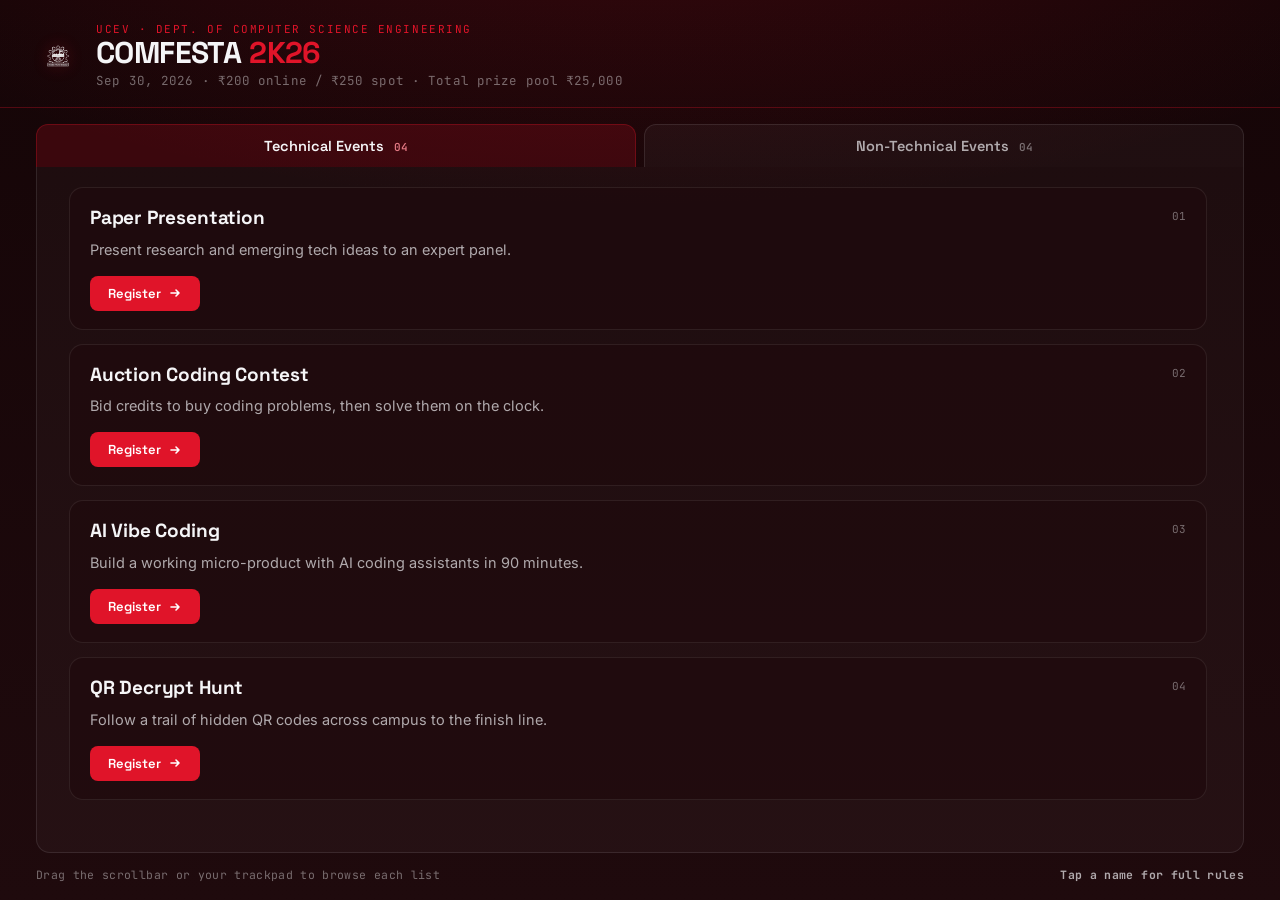
<file: brochure-frame.html>
<!DOCTYPE html>
<html lang="en">
<head>
<meta charset="utf-8">
<meta name="viewport" content="width=device-width,initial-scale=1">
<title>COMFESTA 2K26 — Brochure</title>
<link rel="preconnect" href="https://fonts.googleapis.com">
<link rel="preconnect" href="https://fonts.gstatic.com" crossorigin>
<link href="https://fonts.googleapis.com/css2?family=Space+Grotesk:wght@500;600;700;800&family=Inter:wght@400;500;600;700&family=JetBrains+Mono:wght@400;500&display=swap" rel="stylesheet">
<style>
  :root{
    --bg:#150507; --bg-2:#1f0a0d; --ink:#f5f5f7; --ink-dim:rgba(245,245,247,.68);
    --ink-faint:rgba(245,245,247,.42);
    --red:#E01429; --red-soft:rgba(224,20,41,.18); --red-line:rgba(224,20,41,.30);
    --gold:#FFFFFF;
    --font-display:'Space Grotesk',system-ui,sans-serif;
    --font-body:'Inter',system-ui,sans-serif;
    --font-mono:'JetBrains Mono',monospace;
  }
  *{margin:0;padding:0;box-sizing:border-box;}
  html,body{height:100%;}
  body{
    background:transparent;
    color:var(--ink);
    font-family:var(--font-body);
    -webkit-font-smoothing:antialiased;
    /* IMPORTANT: no overflow:hidden / touch-action:none on the document —
       that is what previously trapped the parent page's scroll. Only the
       named event-list panels below get their own scroll container. */
  }
  a{color:inherit;text-decoration:none;}
  button{font:inherit;color:inherit;background:none;border:none;cursor:pointer;}

  .brochure{
    position:relative;
    display:flex; flex-direction:column;
    height:100%;
    background:
      radial-gradient(ellipse 120% 60% at 50% -10%, rgba(224,20,41,.16) 0%, transparent 55%),
      linear-gradient(180deg, var(--bg) 0%, var(--bg-2) 100%);
    border-radius:inherit;
  }

  /* ---- Header ---- */
  .b-head{
    flex-shrink:0;
    display:flex; align-items:center; gap:16px;
    padding:22px clamp(20px,4vw,36px) 18px;
    border-bottom:1px solid var(--red-line);
  }
  .b-crest{
    width:44px;height:44px;flex-shrink:0;object-fit:contain;
    filter:drop-shadow(0 0 8px rgba(224,20,41,.45));
  }
  .b-head-text{min-width:0;}
  .b-eyebrow{
    font-family:var(--font-mono); font-size:11px; letter-spacing:.14em;
    color:var(--red); text-transform:uppercase; margin-bottom:2px;
  }
  .b-title{
    font-family:var(--font-display); font-weight:800; letter-spacing:-.02em;
    font-size:clamp(22px,3.4vw,30px); line-height:1;
    display:flex; align-items:baseline; gap:8px; flex-wrap:wrap;
  }
  .b-title span{ color:var(--red); }
  .b-sub{
    margin-top:4px; font-size:12.5px; color:var(--ink-faint);
    font-family:var(--font-mono); letter-spacing:.01em;
  }

  /* ---- Tabs ---- */
  .b-tabs{
    flex-shrink:0;
    display:flex; gap:8px;
    padding:16px clamp(20px,4vw,36px) 0;
  }
  .b-tab{
    flex:1;
    padding:12px 14px;
    font-family:var(--font-display); font-weight:600; font-size:14.5px;
    text-align:center;
    color:var(--ink-dim);
    background:rgba(245,245,247,.04);
    border:1px solid rgba(245,245,247,.10);
    border-bottom:none;
    border-radius:12px 12px 0 0;
    transition:background .25s ease, color .25s ease, border-color .25s ease;
  }
  .b-tab[aria-selected="true"]{
    color:var(--ink);
    background:var(--red-soft);
    border-color:var(--red-line);
  }
  .b-tab .b-tab-count{
    font-family:var(--font-mono); font-size:11px; color:var(--ink-faint); margin-left:6px;
  }
  .b-tab[aria-selected="true"] .b-tab-count{ color:rgba(255,140,150,.85); }

  /* ---- Scrollable event list (this is the ONLY internal scroller) ---- */
  .b-body{
    flex:1;
    min-height:0;
    padding:4px clamp(14px,3vw,30px) 20px;
    background:rgba(245,245,247,.03);
    border:1px solid rgba(245,245,247,.10);
    border-top:none;
    margin:0 clamp(20px,4vw,36px);
    border-radius:0 0 14px 14px;
    overflow:hidden;
  }
  .event-list{
    height:100%;
    overflow-y:auto;
    /* Contain rubber-band bounce to this list; once it truly runs out of
       content to scroll, the wheel event is left alone so the browser's
       normal scroll-chaining hands control back to the page. */
    overscroll-behavior-y:contain;
    padding:16px 6px 8px 2px;
    display:flex; flex-direction:column; gap:14px;
    scrollbar-width:thin;
    scrollbar-color:rgba(224,20,41,.45) transparent;
  }
  .event-list::-webkit-scrollbar{ width:6px; }
  .event-list::-webkit-scrollbar-thumb{ background:rgba(224,20,41,.45); border-radius:3px; }
  .event-list[hidden]{ display:none; }

  .b-event{
    position:relative;
    padding:18px 20px;
    background:rgba(31,10,13,.65);
    border:1px solid rgba(245,245,247,.08);
    border-radius:14px;
    transition:border-color .25s ease, background .25s ease, transform .25s ease;
  }
  .b-event:hover{
    border-color:var(--red-line);
    background:rgba(31,10,13,.9);
  }
  .b-event-top{
    display:flex; align-items:flex-start; justify-content:space-between; gap:12px;
    margin-bottom:8px;
  }
  .b-event-name-btn{
    text-align:left;
    font-family:var(--font-display);
    font-weight:700;
    font-size:clamp(16.5px,2.4vw,19px);
    line-height:1.25;
    color:var(--ink);
    letter-spacing:-.01em;
    transition:color .3s ease, text-shadow .3s ease;
    display:inline-flex; align-items:center; gap:8px;
  }
  .b-event-name-btn:hover,
  .b-event-name-btn:focus-visible{
    color:var(--red);
    text-shadow:0 0 18px rgba(224,20,41,.55);
    animation:name-blink .8s ease 1;
  }
  @keyframes name-blink{
    0%   { opacity:1; }
    40%  { opacity:.55; }
    100% { opacity:1; }
  }
  .b-event-name-btn .hint-icon{
    font-size:12px; opacity:0; transform:translateX(-3px);
    transition:opacity .25s ease, transform .25s ease;
    color:var(--red);
  }
  .b-event-name-btn:hover .hint-icon,
  .b-event-name-btn:focus-visible .hint-icon{ opacity:1; transform:translateX(0); }

  .b-event-num{
    flex-shrink:0;
    font-family:var(--font-mono); font-size:11px; color:var(--ink-faint);
    padding-top:3px;
  }
  .b-event-desc{
    font-size:14.5px;
    line-height:1.65;
    color:var(--ink-dim);
    margin-bottom:14px;
    max-width:56ch;
  }
  .b-event-register{
    display:inline-flex; align-items:center; gap:7px;
    padding:9px 18px;
    background:var(--red);
    color:#fff;
    font-family:var(--font-display); font-weight:600; font-size:13px;
    border-radius:8px;
    transition:background .2s ease, transform .2s ease, box-shadow .2s ease;
  }
  .b-event-register:hover{
    background:#FF4D5E;
    transform:translateY(-1px);
    box-shadow:0 6px 22px rgba(224,20,41,.4);
  }
  .b-event-register svg{ flex-shrink:0; }

  /* ---- Footer strip ---- */
  .b-foot{
    flex-shrink:0;
    display:flex; align-items:center; justify-content:space-between; gap:12px;
    flex-wrap:wrap;
    padding:14px clamp(20px,4vw,36px) 18px;
    font-family:var(--font-mono); font-size:11.5px; color:var(--ink-faint);
    letter-spacing:.03em;
  }
  .b-foot strong{ color:var(--ink-dim); }

  @media (max-width:560px){
    .b-head{ padding:18px 16px 14px; gap:12px; }
    .b-crest{ width:36px; height:36px; }
    .b-tabs{ padding:12px 12px 0; }
    .b-body{ margin:0 12px; }
    .b-foot{ padding:12px 16px 16px; font-size:10.5px; }
  }

  @media (prefers-reduced-motion:reduce){
    .b-event-name-btn:hover, .b-event-name-btn:focus-visible{ animation:none; }
    *{ transition-duration:.01ms !important; }
  }
</style>
</head>
<body>

<div class="brochure">
  <header class="b-head">
    <img src="logo.png" alt="" class="b-crest" aria-hidden="true">
    <div class="b-head-text">
      <div class="b-eyebrow">UCEV · Dept. of Computer Science Engineering</div>
      <h1 class="b-title">COMFESTA <span>2K26</span></h1>
      <div class="b-sub">Sep 30, 2026 · ₹200 online / ₹250 spot · Total prize pool ₹25,000</div>
    </div>
  </header>

  <div class="b-tabs" role="tablist" aria-label="Brochure event categories">
    <button class="b-tab" id="tabTech" role="tab" aria-selected="true" aria-controls="techList">
      Technical Events <span class="b-tab-count">04</span>
    </button>
    <button class="b-tab" id="tabNontech" role="tab" aria-selected="false" aria-controls="nontechList" tabindex="-1">
      Non-Technical Events <span class="b-tab-count">04</span>
    </button>
  </div>

  <div class="b-body">
    <div class="event-list" id="techList" role="tabpanel" aria-labelledby="tabTech">
      <!-- injected -->
    </div>
    <div class="event-list" id="nontechList" role="tabpanel" aria-labelledby="tabNontech" hidden>
      <!-- injected -->
    </div>
  </div>

  <div class="b-foot">
    <span>Drag the scrollbar or your trackpad to browse each list</span>
    <strong>Tap a name for full rules</strong>
  </div>
</div>

<script>
(function(){
  'use strict';

  // Same ids/copy as the main site's eventDetails map in script.js, kept
  // short here per the brochure brief (name + one-line description + CTA).
  var REG_LINK = 'PASTE_GOOGLE_FORM_LINK_HERE';

  var techEvents = [
    { id:'paper',   n:'01', title:'Paper Presentation',    desc:'Present research and emerging tech ideas to an expert panel.' },
    { id:'auction', n:'02', title:'Auction Coding Contest', desc:'Bid credits to buy coding problems, then solve them on the clock.' },
    { id:'vibe',    n:'03', title:'AI Vibe Coding',         desc:'Build a working micro-product with AI coding assistants in 90 minutes.' },
    { id:'qr',      n:'04', title:'QR Decrypt Hunt',        desc:'Follow a trail of hidden QR codes across campus to the finish line.' }
  ];
  var nontechEvents = [
    { id:'image',    n:'05', title:'Image Finding',   desc:'Spot hidden objects and mismatches in rapid-fire image rounds.' },
    { id:'charades', n:'06', title:'Dumb Charades',    desc:'Act it out, no words allowed — a fast test of expression and teamwork.' },
    { id:'gaming',   n:'07', title:'Gaming Arena',     desc:'Squad up for a custom-room Free Fire knockout tournament.' },
    { id:'ads',      n:'08', title:'Ads On Spot',      desc:'Turn a surprise product into a punchy 60-second ad, on the spot.' }
  ];

  function arrowSvg(){
    return '<svg width="14" height="14" viewBox="0 0 14 14" fill="none" aria-hidden="true">'
         + '<path d="M3 7h8M8 4l3 3-3 3" stroke="currentColor" stroke-width="1.6" stroke-linecap="round" stroke-linejoin="round"/></svg>';
  }

  function renderList(container, items){
    container.innerHTML = items.map(function(ev){
      return (
        '<article class="b-event">' +
          '<div class="b-event-top">' +
            '<button class="b-event-name-btn" type="button" data-event="' + ev.id + '">' +
              ev.title + '<span class="hint-icon">' + arrowSvg() + '</span>' +
            '</button>' +
            '<span class="b-event-num">' + ev.n + '</span>' +
          '</div>' +
          '<p class="b-event-desc">' + ev.desc + '</p>' +
          '<a class="b-event-register" href="' + REG_LINK + '" target="_blank" rel="noopener">' +
            'Register' + arrowSvg() +
          '</a>' +
        '</article>'
      );
    }).join('');
  }

  var techList = document.getElementById('techList');
  var nontechList = document.getElementById('nontechList');
  renderList(techList, techEvents);
  renderList(nontechList, nontechEvents);

  // Clicking an event name asks the parent page to open the existing
  // detail modal — reuses the modal already built into the main site.
  document.addEventListener('click', function(e){
    var btn = e.target.closest('.b-event-name-btn');
    if (!btn) return;
    window.parent.postMessage({ type:'brochure-event-click', eventId: btn.dataset.event }, '*');
  });

  // Tabs
  var tabTech = document.getElementById('tabTech');
  var tabNontech = document.getElementById('tabNontech');
  function selectTab(which){
    var techOn = which === 'tech';
    tabTech.setAttribute('aria-selected', String(techOn));
    tabNontech.setAttribute('aria-selected', String(!techOn));
    tabTech.tabIndex = techOn ? 0 : -1;
    tabNontech.tabIndex = techOn ? -1 : 0;
    techList.hidden = !techOn;
    nontechList.hidden = techOn;
  }
  tabTech.addEventListener('click', function(){ selectTab('tech'); });
  tabNontech.addEventListener('click', function(){ selectTab('nontech'); });
  [tabTech, tabNontech].forEach(function(tab){
    tab.addEventListener('keydown', function(e){
      if (e.key === 'ArrowRight' || e.key === 'ArrowLeft'){
        selectTab(tab === tabTech ? 'nontech' : 'tech');
        (tab === tabTech ? tabNontech : tabTech).focus();
      }
    });
  });
})();
</script>

</body>
</html>
</file>
<file: style.css>
/* ================================================================
   COMFESTA 2K26 — Premium Cinematic CSS
   Design: Deep Black · Crimson Red · White
   ================================================================ */

/* ----------------------------------------------------------------
   1. TOKENS & RESET
   ---------------------------------------------------------------- */
:root {
  --bg:          #150507;
  --bg-2:        #1F0A0D;
  --bg-glass:    rgba(31,10,13,0.72);
  --blue:        #E01429;
  --blue-dim:    rgba(224,20,41,.20);
  --blue-glow:   rgba(224,20,41,.40);
  --teal:        #FF3B52;
  --gold:        #FFFFFF;
  --white:       #F5F5F7;
  --white-dim:   rgba(245,245,247,.60);
  --white-ghost: rgba(245,245,247,.08);
  --border:      rgba(224,20,41,.18);
  --border-gold: rgba(255,255,255,.30);

  --font-display:  'Space Grotesk', system-ui, sans-serif;
  --font-body:     'Inter', system-ui, sans-serif;
  --font-mono:     'JetBrains Mono', monospace;

  --radius:  12px;
  --radius-lg: 20px;
  --transition: 0.4s cubic-bezier(0.23,1,0.32,1);
}

*, *::before, *::after { box-sizing: border-box; margin: 0; padding: 0; }

html {
  scroll-behavior: smooth;
  scroll-padding-top: 80px;
}

body {
  background: var(--bg);
  color: var(--white);
  font-family: var(--font-body);
  -webkit-font-smoothing: antialiased;
  overflow-x: hidden;
  cursor: none; /* custom cursor on desktop */
}

@media (pointer: coarse) { body { cursor: auto; } }

img { max-width: 100%; display: block; }
a { color: inherit; text-decoration: none; }
button { font-family: inherit; cursor: pointer; border: none; background: none; }
ul { list-style: none; }

/* ----------------------------------------------------------------
   2. PRELOADER — Terminal Style
   ---------------------------------------------------------------- */
#preloader {
  position: fixed; inset: 0; z-index: 9999;
  background: var(--bg);
  display: flex; flex-direction: column;
  align-items: center; justify-content: center;
  gap: 32px;
  transition: opacity 0.8s ease, visibility 0.8s ease;
}
#preloader.fade-out {
  opacity: 0; visibility: hidden; pointer-events: none;
}
.pre-vignette {
  position: absolute; inset: 0;
  background: radial-gradient(ellipse at center, transparent 40%, rgba(0,0,0,.6) 100%);
  pointer-events: none;
}
.pre-terminal {
  width: min(680px, 90vw);
  background: rgba(21,5,7,.95);
  border: 1px solid var(--border);
  border-radius: var(--radius);
  backdrop-filter: blur(20px);
  overflow: hidden;
  font-family: var(--font-mono);
  font-size: clamp(11px, 1.6vw, 13px);
  box-shadow: 0 0 60px rgba(224,20,41,.15);
}
.pre-term-bar {
  background: rgba(255,255,255,.04);
  padding: 10px 16px;
  display: flex; align-items: center; gap: 8px;
  border-bottom: 1px solid var(--border);
}
.pre-dot { width: 12px; height: 12px; border-radius: 50%; }
.pre-dot.r { background: #ff5f57; }
.pre-dot.y { background: #febc2e; }
.pre-dot.g { background: #28c840; }
.pre-term-title {
  margin-left: 8px;
  color: var(--white-dim);
  font-size: 11px;
  letter-spacing: .05em;
}
.pre-term-body {
  padding: 20px 24px 4px;
  min-height: 180px;
  color: rgba(245,245,247,.72);
  line-height: 1.8;
}
.pre-term-body .term-line { display: block; }
.pre-term-body .term-ok  { color: #28c840; }
.pre-term-body .term-cmd { color: var(--blue); }
.pre-term-body .term-dim { color: rgba(245,245,247,.35); }
.pre-cursor {
  display: inline-block;
  padding: 0 24px 20px;
  color: var(--blue);
  animation: blink 1s step-end infinite;
}
@keyframes blink { 50% { opacity: 0; } }
.pre-brand-text {
  font-family: var(--font-display);
  font-size: clamp(28px, 6vw, 48px);
  font-weight: 700;
  letter-spacing: -.02em;
  color: var(--white);
}
.pre-brand-text span { color: var(--gold); }

/* ----------------------------------------------------------------
   3. CUSTOM CURSOR
   ---------------------------------------------------------------- */
.cursor-dot {
  position: fixed; z-index: 9998; pointer-events: none;
  width: 8px; height: 8px;
  background: var(--blue);
  border-radius: 50%;
  transform: translate(-50%,-50%);
  transition: width .2s, height .2s, background .2s;
}
.cursor-ring {
  position: fixed; z-index: 9997; pointer-events: none;
  width: 36px; height: 36px;
  border: 1.5px solid rgba(224,20,41,.55);
  border-radius: 50%;
  transform: translate(-50%,-50%);
  transition: width .35s cubic-bezier(.23,1,.32,1),
              height .35s cubic-bezier(.23,1,.32,1),
              border-color .35s;
}
.cursor-ring.active {
  width: 56px; height: 56px;
  border-color: var(--blue);
}
@media (pointer: coarse) {
  .cursor-dot, .cursor-ring { display: none; }
}

/* ----------------------------------------------------------------
   4. SCROLL PROGRESS
   ---------------------------------------------------------------- */
.scroll-progress {
  position: fixed; top: 0; left: 0; z-index: 500;
  height: 2px; width: 0;
  background: linear-gradient(90deg, var(--blue), var(--teal), var(--gold));
  transition: width .1s linear;
}

/* ----------------------------------------------------------------
   5. NAVIGATION
   ---------------------------------------------------------------- */
#nav {
  position: fixed; top: 0; left: 0; right: 0; z-index: 400;
  padding: 0 24px;
  transition: background .4s, box-shadow .4s, backdrop-filter .4s;
}
#nav.scrolled {
  background: rgba(21,5,7,.80);
  backdrop-filter: blur(20px);
  -webkit-backdrop-filter: blur(20px);
  box-shadow: 0 1px 0 var(--border);
}
.nav-container {
  max-width: 1440px;
  margin: 0 auto;
  height: 72px;
  display: flex; align-items: center; justify-content: space-between;
  gap: 24px;
}
.nav-brand {
  display: flex; align-items: center; gap: 10px;
  font-family: var(--font-display);
  font-weight: 700; font-size: 18px;
  letter-spacing: -.01em;
  flex-shrink: 0;
}
.nav-logo-img {
  width: 32px; height: 32px;
  object-fit: contain;
  filter: drop-shadow(0 0 6px rgba(224,20,41,.5));
}
.nav-brand-text { color: var(--white); }
.nav-links {
  display: flex; align-items: center; gap: 4px;
}
.nav-link {
  padding: 6px 12px;
  font-size: 13px;
  font-weight: 500;
  color: var(--white-dim);
  border-radius: 6px;
  transition: color .2s, background .2s;
}
.nav-link:hover, .nav-link.active {
  color: var(--white);
  background: var(--white-ghost);
}
.nav-cta-btn {
  padding: 8px 18px;
  background: var(--blue);
  color: var(--white) !important;
  border-radius: 8px;
  font-size: 13px;
  font-weight: 600;
  transition: background .2s, transform .2s, box-shadow .2s;
  margin-left: 8px;
}
.nav-cta-btn:hover {
  background: #FF4D5E;
  box-shadow: 0 0 20px rgba(224,20,41,.4);
  transform: translateY(-1px);
}
.nav-toggle {
  display: none;
  flex-direction: column; gap: 5px;
  width: 32px; height: 32px;
  justify-content: center;
  align-items: center;
}
.nav-toggle span {
  display: block;
  width: 22px; height: 2px;
  background: var(--white);
  border-radius: 2px;
  transition: transform .3s, opacity .3s, width .3s;
}
.nav-toggle.open span:nth-child(1) { transform: translateY(7px) rotate(45deg); }
.nav-toggle.open span:nth-child(2) { opacity: 0; width: 0; }
.nav-toggle.open span:nth-child(3) { transform: translateY(-7px) rotate(-45deg); }

@media (max-width: 960px) {
  .nav-toggle { display: flex; }
  .nav-links {
    position: fixed;
    top: 72px; left: 0; right: 0;
    flex-direction: column;
    background: rgba(21,5,7,.96);
    backdrop-filter: blur(24px);
    -webkit-backdrop-filter: blur(24px);
    border-bottom: 1px solid var(--border);
    padding: 16px 24px 24px;
    gap: 4px;
    transform: translateY(-110%);
    transition: transform .4s cubic-bezier(.23,1,.32,1);
    pointer-events: none;
  }
  .nav-links.open {
    transform: translateY(0);
    pointer-events: auto;
  }
  .nav-link { width: 100%; padding: 12px 16px; font-size: 15px; }
  .nav-cta-btn { width: 100%; text-align: center; margin: 8px 0 0; }
}

/* ----------------------------------------------------------------
   6. CINEMATIC INTRO
   ---------------------------------------------------------------- */
.intro-section {
  position: relative;
  /* Extra scroll runway: the sticky stage below stays pinned while this
     range is scrolled through, driving the entrance dolly-zoom. */
  height: 260vh;
  background: var(--bg);
}
.intro-sticky {
  position: sticky;
  top: 0;
  height: 100vh; height: 100svh;
  min-height: 560px;
  overflow: hidden;
  will-change: opacity;
}

/* --- Video Scene --- */
.video-scene {
  position: absolute; inset: 0;
  width: 100%; height: 100%;
  overflow: hidden;
  z-index: 1;
  transform-origin: 50% 42%;
  /* --entrance-zoom is driven by JS (0 = COMFESTA freeze, 1 = at the gate) */
  transform: scale(calc(1 + var(--entrance-zoom, 0) * 1.15))
             translateY(calc(var(--entrance-zoom, 0) * -3%));
  filter: brightness(calc(1 + var(--entrance-zoom, 0) * 0.12))
          saturate(calc(1 + var(--entrance-zoom, 0) * 0.15));
}
.video-wrapper {
  position: absolute; inset: 0;
  transform-origin: center center;
  perspective: 1400px;
}
.video-wrapper video {
  position: absolute; inset: 0;
  width: 100%; height: 100%;
  object-fit: cover;
  transform: scale(1.06); /* prevent letterbox */
  animation: kenburns 22s ease-in-out infinite alternate;
}
@keyframes kenburns {
  0%   { transform: scale(1.06) translate(0,0); }
  100% { transform: scale(1.16) translate(-1.5%, -1.5%); }
}
.video-vignette {
  position: absolute; inset: 0;
  background: radial-gradient(ellipse 90% 80% at 50% 50%,
    transparent 30%,
    rgba(21,5,7,.55) 70%,
    rgba(21,5,7,.90) 100%);
  z-index: 2;
}
.video-grain {
  position: absolute; inset: 0; z-index: 3;
  opacity: .06;
  mix-blend-mode: overlay;
  background-image: url("data:image/svg+xml,%3Csvg viewBox='0 0 200 200' xmlns='http://www.w3.org/2000/svg'%3E%3Cfilter id='n'%3E%3CfeTurbulence type='fractalNoise' baseFrequency='0.9' numOctaves='4' stitchTiles='stitch'/%3E%3C/filter%3E%3Crect width='100%25' height='100%25' filter='url(%23n)'/%3E%3C/svg%3E");
  background-size: 160px;
}
.video-scanlines {
  position: absolute; inset: 0; z-index: 3;
  background: repeating-linear-gradient(
    0deg,
    transparent,
    transparent 2px,
    rgba(0,0,0,.04) 2px,
    rgba(0,0,0,.04) 4px
  );
}
.video-chromatic {
  position: absolute; inset: 0; z-index: 3;
  mix-blend-mode: color-dodge;
  background: radial-gradient(ellipse 80% 60% at 30% 40%, rgba(224,20,41,.04) 0%, transparent 60%),
              radial-gradient(ellipse 60% 50% at 70% 60%, rgba(255,59,82,.03) 0%, transparent 50%);
}
.video-haze {
  position: absolute; inset: 0; z-index: 2;
  background: linear-gradient(to top, rgba(21,5,7,.7) 0%, transparent 40%),
              linear-gradient(to bottom, rgba(21,5,7,.4) 0%, transparent 30%);
}
.particles-canvas {
  position: absolute; inset: 0; z-index: 4;
  pointer-events: none;
}

/* --- Scene overlays: stacked, crossfading stages within one viewport --- */
.scene-1, .scene-2, .scene-3, .hero-cta {
  position: absolute; inset: 0;
  display: flex; align-items: center; justify-content: center;
  pointer-events: none;
  z-index: 5;
  opacity: 0;
  transition: opacity .9s ease;
}
.scene-1 { align-items: center; }
.hero-cta { flex-direction: column; gap: 26px; padding: 0 20px; }

/* Once the visitor starts scrolling, opacity is driven 1:1 by scroll
   position via inline styles — the eased class transition would make it
   feel laggy and disconnected from the scrollbar, so it's switched off. */
.intro-sticky.entrance-active .scene-3,
.intro-sticky.entrance-active .hero-cta { transition: none; }

/* Stage control: only the active stage is shown; JS toggles .stage-active */
.scene-1.stage-active, .scene-2.stage-active, .scene-3.stage-active { opacity: 1; }
.hero-cta.stage-active { opacity: 1; pointer-events: auto; }

/* Scene 1 */
.s1-overlay {
  text-align: center;
  display: flex; flex-direction: column; align-items: center; gap: 12px;
  opacity: 0;
  transform: translateY(20px);
  transition: opacity 1.2s ease, transform 1.2s ease;
}
.s1-overlay.visible { opacity: 1; transform: translateY(0); }
.s1-logo {
  width: clamp(56px, 8vw, 88px);
  height: auto;
  filter: drop-shadow(0 0 16px rgba(224,20,41,.5));
}
.s1-college {
  font-family: var(--font-mono);
  font-size: clamp(10px, 1.4vw, 13px);
  letter-spacing: .2em;
  text-transform: uppercase;
  color: var(--white-dim);
}

/* Scene 2 */
.s2-text-wrap {
  text-align: center;
  display: flex; flex-direction: column; align-items: center; gap: 16px;
}
.s2-dept, .s2-presents {
  opacity: 0; transform: translateY(30px) scale(0.96);
  transition: opacity 1s ease, transform 1s ease;
}
.s2-dept.visible { opacity: 1; transform: none; }
.s2-presents.visible { opacity: 1; transform: none; transition-delay: .3s; }
.s2-dept {
  font-family: var(--font-mono);
  font-size: clamp(11px,1.9vw,15px);
  font-weight: 500;
  letter-spacing: .35em;
  text-transform: uppercase;
  color: var(--teal);
  text-shadow: 0 2px 24px rgba(0,0,0,.6);
}
.s2-presents {
  font-family: var(--font-display);
  font-size: clamp(30px,5.4vw,60px);
  font-weight: 800;
  letter-spacing: -.02em;
  color: var(--white);
  text-shadow: 0 4px 40px rgba(0,0,0,.55);
}

/* Scene 3 — COMFESTA mega reveal */
.s3-wrap {
  text-align: center;
  display: flex; flex-direction: column; align-items: center; gap: 12px;
}
.comfesta-letters {
  display: flex;
  font-family: var(--font-display);
  font-size: clamp(76px,15.5vw,208px);
  font-weight: 800;
  letter-spacing: -.03em;
  line-height: .9;
  perspective: 1200px;
}
.cf-letter {
  display: inline-block;
  color: var(--white);
  opacity: 0;
  transform: translateZ(-80px) translateY(40px) rotateX(20deg);
  transition:
    opacity .8s ease calc(var(--i) * .08s),
    transform .9s cubic-bezier(.23,1,.32,1) calc(var(--i) * .08s);
  text-shadow:
    0 0 70px rgba(224,20,41,.60),
    0 0 130px rgba(224,20,41,.25),
    0 6px 30px rgba(0,0,0,.7);
}
.cf-letter.visible {
  opacity: 1;
  transform: translateZ(0) translateY(0) rotateX(0);
}
.s3-year {
  font-family: var(--font-display);
  font-size: clamp(34px,6.2vw,84px);
  font-weight: 800;
  color: var(--gold);
  letter-spacing: -.01em;
  opacity: 0;
  transform: translateY(20px);
  transition: opacity .8s ease .7s, transform .8s ease .7s;
  text-shadow: 0 0 44px rgba(255,255,255,.5), 0 4px 24px rgba(0,0,0,.6);
}
.s3-year.visible { opacity: 1; transform: none; }
.s3-tagline {
  font-family: var(--font-mono);
  font-size: clamp(11px, 1.7vw, 15px);
  font-weight: 500;
  letter-spacing: .3em;
  text-transform: uppercase;
  color: var(--teal);
  opacity: 0;
  transform: translateY(16px);
  transition: opacity .7s ease 1.1s, transform .7s ease 1.1s;
  text-shadow: 0 2px 20px rgba(0,0,0,.6);
}
.s3-tagline.visible { opacity: 1; transform: none; }

/* Hero CTA area */
.hero-pills {
  display: flex; flex-wrap: wrap; gap: 10px; justify-content: center;
}
.hero-pill {
  display: flex; align-items: center; gap: 6px;
  padding: 8px 16px;
  background: var(--white-ghost);
  border: 1px solid var(--border);
  border-radius: 100px;
  font-size: clamp(11px, 1.5vw, 13px);
  font-family: var(--font-mono);
  letter-spacing: .05em;
  color: var(--white-dim);
  backdrop-filter: blur(8px);
}
.timer-section { text-align: center; }
.timer-label {
  font-family: var(--font-mono);
  font-size: 11px;
  letter-spacing: .15em;
  text-transform: uppercase;
  color: var(--white-dim);
  margin-bottom: 8px;
}
.timer-display {
  font-family: var(--font-mono);
  font-size: clamp(20px, 4vw, 40px);
  color: var(--white);
  letter-spacing: .05em;
  text-shadow: 0 0 30px rgba(224,20,41,.4);
}
.hero-actions {
  display: flex; gap: 14px; flex-wrap: wrap; justify-content: center;
}

/* Scroll indicator */
.scroll-indicator {
  position: absolute;
  bottom: 6vh;
  left: 50%; transform: translateX(-50%);
  display: flex; flex-direction: column; align-items: center; gap: 10px;
  z-index: 6;
  opacity: 0; transition: opacity .6s ease;
}
.scroll-indicator.show { opacity: 1; }
.scroll-indicator.hidden { opacity: 0; pointer-events: none; }
.scroll-indicator span {
  font-family: var(--font-mono);
  font-size: 10px;
  letter-spacing: .25em;
  color: var(--white-dim);
}
.scroll-line {
  width: 1px; height: 48px;
  background: linear-gradient(to bottom, var(--blue), transparent);
  animation: scroll-pulse 1.8s ease-in-out infinite;
}
@keyframes scroll-pulse {
  0%,100% { opacity: .4; transform: scaleY(1); }
  50% { opacity: 1; transform: scaleY(1.3); }
}

/* ----------------------------------------------------------------
   7. BUTTONS
   ---------------------------------------------------------------- */
.btn-primary {
  display: inline-flex; align-items: center; gap: 8px;
  padding: 14px 28px;
  background: var(--blue);
  color: var(--white);
  border-radius: 10px;
  font-family: var(--font-display);
  font-weight: 600;
  font-size: 15px;
  border: 1px solid transparent;
  transition: background .2s, box-shadow .3s, transform .25s;
  cursor: pointer;
}
.btn-primary:hover {
  background: #FF4D5E;
  box-shadow: 0 0 36px rgba(224,20,41,.45), 0 8px 32px rgba(0,0,0,.3);
  transform: translateY(-2px);
}
.btn-secondary {
  display: inline-flex; align-items: center; gap: 8px;
  padding: 14px 28px;
  background: transparent;
  color: var(--white);
  border: 1px solid var(--border);
  border-radius: 10px;
  font-family: var(--font-display);
  font-weight: 600;
  font-size: 15px;
  backdrop-filter: blur(8px);
  transition: background .2s, border-color .2s, transform .25s;
  cursor: pointer;
}
.btn-secondary:hover {
  background: var(--white-ghost);
  border-color: rgba(224,20,41,.45);
  transform: translateY(-2px);
}
.btn-full { width: 100%; justify-content: center; }
.btn-arrow { flex-shrink: 0; }

/* Magnetic button js-handled via script */
.magnetic-btn { position: relative; display: inline-flex; align-items: center; gap: 8px; }

/* ----------------------------------------------------------------
   8. SECTION LAYOUT
   ---------------------------------------------------------------- */
.section {
  position: relative;
  padding: clamp(64px, 10vw, 120px) 0;
  overflow: hidden;
}
.section-dark {
  background: var(--bg-2);
}
.section::before {
  content: '';
  position: absolute; inset: 0; z-index: 0;
  background:
    radial-gradient(ellipse 80% 60% at 20% 50%, rgba(224,20,41,.04) 0%, transparent 70%),
    radial-gradient(ellipse 60% 50% at 80% 50%, rgba(255,59,82,.03) 0%, transparent 60%);
  pointer-events: none;
}
.container {
  position: relative; z-index: 1;
  max-width: 1200px;
  margin: 0 auto;
  padding: 0 clamp(20px, 5vw, 60px);
}
.section-label {
  font-family: var(--font-mono);
  font-size: 11px;
  letter-spacing: .25em;
  text-transform: uppercase;
  color: var(--blue);
  margin-bottom: 16px;
}
.section-headline {
  font-family: var(--font-display);
  font-size: clamp(36px, 6vw, 72px);
  font-weight: 700;
  letter-spacing: -.03em;
  line-height: .95;
  color: var(--white);
  margin-bottom: 48px;
}
.section-sub {
  font-size: 16px;
  color: var(--white-dim);
  margin-top: -32px;
  margin-bottom: 48px;
}
.sub-section-title {
  font-family: var(--font-display);
  font-size: 28px;
  font-weight: 600;
  color: var(--white);
  margin: 56px 0 28px;
}

/* ----------------------------------------------------------------
   9. ABOUT
   ---------------------------------------------------------------- */
.about-layout {
  display: grid;
  grid-template-columns: 1fr 300px;
  gap: 60px;
  align-items: start;
}
@media (max-width: 900px) {
  .about-layout { grid-template-columns: 1fr; }
}
.about-lead {
  font-family: var(--font-display);
  font-size: clamp(18px, 2.5vw, 26px);
  font-weight: 500;
  line-height: 1.4;
  color: var(--white);
  margin-bottom: 24px;
}
.about-body {
  font-size: 16px;
  line-height: 1.75;
  color: var(--white-dim);
  margin-bottom: 32px;
}
.about-tags {
  display: flex; flex-wrap: wrap; gap: 8px;
}
.about-tag {
  padding: 6px 14px;
  border: 1px solid var(--border);
  border-radius: 100px;
  font-size: 12px;
  font-family: var(--font-mono);
  letter-spacing: .05em;
  color: var(--white-dim);
  transition: border-color .2s, color .2s;
}
.about-tag:hover { border-color: var(--blue); color: var(--white); }

.about-stats-col {
  display: grid; grid-template-columns: 1fr 1fr; gap: 16px;
}
.stat-card {
  background: var(--white-ghost);
  border: 1px solid var(--border);
  border-radius: var(--radius);
  padding: 24px 20px;
  text-align: center;
  transition: transform .3s, border-color .3s, box-shadow .3s;
}
.stat-card:hover {
  transform: translateY(-4px);
  border-color: rgba(224,20,41,.4);
  box-shadow: 0 8px 32px rgba(224,20,41,.10);
}
.stat-number {
  font-family: var(--font-display);
  font-size: clamp(28px, 4vw, 44px);
  font-weight: 700;
  color: var(--blue);
  letter-spacing: -.02em;
}
.stat-label {
  font-size: 12px;
  color: var(--white-dim);
  margin-top: 4px;
  font-family: var(--font-mono);
  letter-spacing: .05em;
}

/* ----------------------------------------------------------------
   10. BROCHURE
   ---------------------------------------------------------------- */
.brochure-zone {
  position: relative;
  margin-bottom: 80px;
}
.brochure-label {
  display: flex; align-items: center; justify-content: space-between;
  margin-bottom: 16px;
  flex-wrap: wrap; gap: 12px;
}
.brochure-badge {
  display: inline-flex; align-items: center; gap: 6px;
  padding: 4px 12px;
  background: rgba(255,59,82,.12);
  border: 1px solid rgba(255,59,82,.30);
  border-radius: 100px;
  font-size: 11px;
  font-family: var(--font-mono);
  letter-spacing: .1em;
  text-transform: uppercase;
  color: var(--teal);
}
.brochure-hint {
  font-size: 13px;
  color: var(--white-dim);
  font-family: var(--font-mono);
}
.brochure-frame-wrap {
  width: 100%;
  max-width: 1100px;
  margin: 0 auto;
  height: clamp(560px, 62vw, 860px);
  border: 1px solid var(--border);
  border-radius: var(--radius-lg);
  overflow: hidden;
  box-shadow:
    0 0 0 1px rgba(224,20,41,.08),
    0 24px 80px rgba(0,0,0,.5),
    0 0 60px rgba(224,20,41,.08);
  background: var(--bg);
  position: relative;
}
.brochure-frame-wrap::before {
  content: '';
  position: absolute; inset: 0; z-index: 1;
  border-radius: var(--radius-lg);
  background: linear-gradient(135deg, rgba(224,20,41,.06) 0%, transparent 50%);
  pointer-events: none;
}
#brochureFrame {
  width: 100%; height: 100%;
  border: none;
  display: block;
}
.brochure-caption {
  text-align: center;
  margin-top: 16px;
  font-size: 12px;
  color: rgba(245,245,247,.35);
  font-family: var(--font-mono);
  letter-spacing: .05em;
}

/* ----------------------------------------------------------------
   11. EVENTS GRID
   ---------------------------------------------------------------- */
.events-category { margin-bottom: 60px; }
.cat-header {
  display: flex; align-items: center; gap: 20px;
  margin-bottom: 28px;
}
.cat-line {
  flex: 1; height: 1px;
}
.cat-line--tech { background: linear-gradient(90deg, transparent, var(--blue)); }
.cat-line--tech:last-child { background: linear-gradient(270deg, transparent, var(--blue)); }
.cat-line--nontech { background: linear-gradient(90deg, transparent, var(--gold)); }
.cat-line--nontech:last-child { background: linear-gradient(270deg, transparent, var(--gold)); }
.cat-title {
  font-family: var(--font-display);
  font-size: clamp(18px, 2.5vw, 24px);
  font-weight: 600;
  white-space: nowrap;
}
.cat-title.tech { color: var(--blue); }
.cat-title.nontech { color: var(--gold); }

.events-grid {
  display: grid;
  grid-template-columns: repeat(auto-fill, minmax(260px, 1fr));
  gap: 20px;
}

/* Event Card */
.event-card {
  position: relative;
  background: rgba(31,10,13,.80);
  border: 1px solid var(--border);
  border-radius: var(--radius-lg);
  padding: 28px;
  cursor: pointer;
  transition:
    transform .4s cubic-bezier(.23,1,.32,1),
    border-color .3s,
    box-shadow .4s;
  overflow: hidden;
  user-select: none;
  transform-style: preserve-3d;
}
.event-card::before {
  content: '';
  position: absolute; inset: 0;
  background: radial-gradient(ellipse 80% 60% at 50% 0%, var(--card-accent, rgba(224,20,41,.12)) 0%, transparent 70%);
  transition: opacity .3s;
  opacity: 0;
}
.event-card:hover::before { opacity: 1; }
.event-card:hover {
  border-color: var(--card-border, rgba(224,20,41,.45));
  box-shadow: 0 16px 48px rgba(0,0,0,.4), 0 0 0 1px var(--card-border, rgba(224,20,41,.20));
}
.event-card.tech  { --card-accent: rgba(224,20,41,.12); --card-border: rgba(224,20,41,.40); }
.event-card.nontech { --card-accent: rgba(255,255,255,.10); --card-border: rgba(255,255,255,.35); }

.card-num {
  font-family: var(--font-mono);
  font-size: 11px;
  letter-spacing: .15em;
  color: var(--white-dim);
  margin-bottom: 16px;
}
.card-icon {
  width: 48px; height: 48px;
  border-radius: 12px;
  display: flex; align-items: center; justify-content: center;
  margin-bottom: 16px;
  font-size: 24px;
}
.event-card.tech   .card-icon { background: rgba(224,20,41,.15); }
.event-card.nontech .card-icon { background: rgba(255,255,255,.12); }
.card-kicker {
  font-family: var(--font-mono);
  font-size: 10px;
  letter-spacing: .15em;
  text-transform: uppercase;
  margin-bottom: 6px;
}
.event-card.tech   .card-kicker { color: var(--blue); }
.event-card.nontech .card-kicker { color: var(--gold); }
.card-title {
  font-family: var(--font-display);
  font-size: 20px;
  font-weight: 600;
  color: var(--white);
  margin-bottom: 8px;
  line-height: 1.2;
}
.card-desc {
  font-size: 13px;
  color: var(--white-dim);
  line-height: 1.6;
  margin-bottom: 20px;
}
.card-footer {
  display: flex; align-items: center; justify-content: space-between;
}
.prize-badge {
  font-family: var(--font-mono);
  font-size: 10px;
  letter-spacing: .1em;
  padding: 4px 10px;
  border-radius: 100px;
}
.event-card.tech   .prize-badge { background: rgba(224,20,41,.12); color: var(--blue); border: 1px solid rgba(224,20,41,.25); }
.event-card.nontech .prize-badge { background: rgba(255,255,255,.10); color: var(--gold); border: 1px solid rgba(255,255,255,.25); }
.card-cta {
  font-size: 12px;
  font-family: var(--font-mono);
  letter-spacing: .05em;
  color: var(--white-dim);
  transition: color .2s;
}
.event-card:hover .card-cta { color: var(--white); }

/* ----------------------------------------------------------------
   12. PRIZE POOL
   ---------------------------------------------------------------- */
.prize-pool-section { text-align: center; padding: 20px 0 0; }
.prize-pool-card {
  position: relative;
  display: inline-block;
  background: linear-gradient(135deg, rgba(255,255,255,.10) 0%, rgba(31,10,13,.6) 100%);
  border: 1px solid var(--border-gold);
  border-radius: var(--radius-lg);
  padding: 48px 64px;
  overflow: hidden;
}
.prize-glow {
  position: absolute; inset: -40%;
  background: radial-gradient(circle, rgba(255,255,255,.15) 0%, transparent 65%);
  pointer-events: none;
  animation: prize-pulse 3s ease-in-out infinite;
}
@keyframes prize-pulse { 0%,100%{opacity:.7;transform:scale(1);} 50%{opacity:1;transform:scale(1.05);} }
.prize-label {
  font-family: var(--font-mono);
  font-size: 11px;
  letter-spacing: .2em;
  text-transform: uppercase;
  color: var(--white-dim);
  margin-bottom: 12px;
}
.prize-amount {
  font-family: var(--font-display);
  font-size: clamp(56px, 9vw, 96px);
  font-weight: 700;
  color: var(--gold);
  letter-spacing: -.03em;
  line-height: 1;
  text-shadow: 0 0 60px rgba(255,255,255,.4);
}
.prize-sub {
  font-size: 14px;
  color: var(--white-dim);
  margin-top: 12px;
}

/* ----------------------------------------------------------------
   13. SCHEDULE
   ---------------------------------------------------------------- */
/* Central timeline: a spine down the middle, cards alternating left and
   right as the visitor scrolls past each one. */
.schedule-timeline {
  position: relative;
  max-width: 880px;
  margin: 0 auto;
  padding: 4px 0;
}
.schedule-timeline::before {
  content: '';
  position: absolute; left: 50%; top: 0; bottom: 0;
  width: 2px;
  transform: translateX(-50%);
  background: linear-gradient(to bottom, var(--blue), rgba(224,20,41,.12));
  transform-origin: top center;
}
.schedule-item {
  position: relative;
  display: flex;
  width: 100%;
  min-height: 64px;
  margin-bottom: 44px;
}
.schedule-item:last-child { margin-bottom: 0; }
/* The generic .reveal utility (translateY fade on the whole row) is
   neutralized here — the dot and card each carry their own left/right
   reveal animation below, driven by the same .revealed class. */
.schedule-item.reveal { opacity: 1; transform: none; }

.sch-dot {
  position: absolute;
  left: 50%; top: 6px;
  width: 14px; height: 14px;
  transform: translate(-50%, 0) rotate(0deg) scale(.4);
  border-radius: 50%;
  background: var(--blue);
  border: 3px solid var(--bg);
  box-shadow: 0 0 0 4px rgba(224,20,41,.14), 0 0 16px rgba(224,20,41,.55);
  z-index: 2;
  opacity: 0;
  transition: opacity .5s ease, transform .7s cubic-bezier(.23,1,.32,1);
}
.schedule-item.revealed .sch-dot {
  opacity: 1;
  transform: translate(-50%, 0) rotate(360deg) scale(1);
}
.schedule-dot-final {
  background: var(--gold);
  box-shadow: 0 0 0 4px rgba(255,255,255,.10), 0 0 16px rgba(255,255,255,.55);
}

.sch-card {
  width: calc(50% - 36px);
  background: rgba(31,10,13,.75);
  border: 1px solid var(--border);
  border-radius: 14px;
  padding: 20px 24px;
  opacity: 0;
  transition: opacity .7s ease, transform .7s cubic-bezier(.23,1,.32,1);
}
.schedule-item.revealed .sch-card { opacity: 1; transform: translateX(0) rotate(0deg) !important; }

/* Odd items -> left of the spine, even items -> right */
.schedule-item:nth-child(odd) {
  justify-content: flex-start;
}
.schedule-item:nth-child(odd) .sch-card {
  margin-right: auto;
  text-align: right;
  transform: translateX(-56px) rotate(-3deg);
}
.schedule-item:nth-child(even) {
  justify-content: flex-end;
}
.schedule-item:nth-child(even) .sch-card {
  margin-left: auto;
  transform: translateX(56px) rotate(3deg);
}

.sch-time {
  font-family: var(--font-mono);
  font-size: 12.5px;
  font-weight: 500;
  color: var(--blue);
  letter-spacing: .08em;
  margin-bottom: 6px;
}
.sch-card h4 {
  font-family: var(--font-display);
  font-size: 18px;
  font-weight: 600;
  color: var(--white);
  margin-bottom: 4px;
}
.sch-card p {
  font-size: 13px;
  color: var(--white-dim);
  line-height: 1.5;
}

@media (max-width: 700px) {
  /* On narrow screens the spine moves to the left edge and every card
     sits on the same side — alternating columns don't have room to breathe. */
  .schedule-timeline { padding-left: 30px; }
  .schedule-timeline::before { left: 10px; transform: none; }
  .sch-dot { left: 10px; transform: translate(-50%,0) rotate(0deg) scale(.4); }
  .schedule-item.revealed .sch-dot { transform: translate(-50%,0) rotate(360deg) scale(1); }
  .schedule-item:nth-child(odd),
  .schedule-item:nth-child(even) { justify-content: flex-start; }
  .sch-card, .schedule-item:nth-child(odd) .sch-card, .schedule-item:nth-child(even) .sch-card {
    width: 100%;
    margin-left: 0; margin-right: 0;
    text-align: left;
    transform: translateX(40px);
  }
}

/* ----------------------------------------------------------------
   14. REGISTRATION
   ---------------------------------------------------------------- */
.reg-layout {
  display: grid;
  grid-template-columns: 1fr 380px;
  gap: 60px;
  align-items: start;
}
@media (max-width: 900px) {
  .reg-layout { grid-template-columns: 1fr; }
}
.reg-head {
  font-family: var(--font-display);
  font-size: 22px;
  font-weight: 600;
  color: var(--white);
  margin-bottom: 28px;
}
.reg-steps { display: flex; flex-direction: column; gap: 24px; }
.reg-step {
  display: flex; gap: 20px; align-items: start;
}
.reg-step-num {
  flex-shrink: 0;
  width: 44px; height: 44px;
  border: 1px solid var(--border);
  border-radius: 10px;
  display: flex; align-items: center; justify-content: center;
  font-family: var(--font-mono);
  font-size: 14px;
  color: var(--blue);
  background: var(--blue-dim);
}
.reg-step-body h4 {
  font-family: var(--font-display);
  font-size: 16px;
  font-weight: 600;
  color: var(--white);
  margin-bottom: 4px;
}
.reg-step-body p {
  font-size: 14px;
  color: var(--white-dim);
  line-height: 1.6;
}
/* Registration Card */
.reg-card {
  position: relative;
  background: rgba(31,10,13,.85);
  border: 1px solid var(--border);
  border-radius: var(--radius-lg);
  padding: 32px;
  overflow: hidden;
}
.reg-card-glow {
  position: absolute; inset: -60%; z-index: 0;
  background: radial-gradient(circle, rgba(224,20,41,.10) 0%, transparent 65%);
  pointer-events: none;
}
.reg-status-badge {
  position: relative; z-index: 1;
  display: inline-flex; align-items: center; gap: 6px;
  padding: 4px 12px;
  background: rgba(40,200,64,.12);
  border: 1px solid rgba(40,200,64,.25);
  border-radius: 100px;
  font-size: 11px;
  font-family: var(--font-mono);
  letter-spacing: .1em;
  text-transform: uppercase;
  color: #28c840;
  margin-bottom: 16px;
}
.reg-status-badge::before {
  content: '';
  width: 6px; height: 6px;
  border-radius: 50%;
  background: #28c840;
  animation: status-pulse 2s ease infinite;
}
@keyframes status-pulse { 0%,100%{opacity:1;} 50%{opacity:.4;} }
.reg-card-brand {
  position: relative; z-index: 1;
  font-family: var(--font-display);
  font-size: 22px;
  font-weight: 700;
  color: var(--white);
  margin-bottom: 24px;
  letter-spacing: -.01em;
}
/* ---- Registration Pulse (countdown + window progress + stat chips) ---- */
.reg-pulse {
  position: relative; z-index: 1;
  margin-bottom: 24px;
}
.pulse-countdown {
  display: flex; align-items: center; justify-content: center;
  gap: 10px;
  padding: 20px 14px;
  margin-bottom: 16px;
  background: linear-gradient(180deg, rgba(224,20,41,.10), rgba(224,20,41,.02));
  border: 1px solid var(--border);
  border-radius: 14px;
}
.pulse-unit {
  display: flex; flex-direction: column; align-items: center; gap: 2px;
  min-width: 52px;
}
.pulse-num {
  font-family: var(--font-display);
  font-size: clamp(28px, 5vw, 38px);
  font-weight: 700;
  color: var(--white);
  line-height: 1;
  text-shadow: 0 0 24px rgba(224,20,41,.45);
  font-variant-numeric: tabular-nums;
}
.pulse-label {
  font-family: var(--font-mono);
  font-size: 10px;
  letter-spacing: .12em;
  text-transform: uppercase;
  color: var(--white-dim);
}
.pulse-sep {
  font-family: var(--font-display);
  font-size: 24px;
  font-weight: 700;
  color: rgba(224,20,41,.5);
  padding-bottom: 14px;
}
.pulse-track-wrap { margin-bottom: 18px; }
.pulse-track {
  position: relative;
  width: 100%; height: 8px;
  border-radius: 100px;
  background: var(--white-ghost);
  border: 1px solid var(--border);
  overflow: hidden;
  margin-bottom: 8px;
}
.pulse-track-fill {
  position: absolute; inset: 0 auto 0 0;
  width: 0%;
  border-radius: 100px;
  background: linear-gradient(90deg, var(--blue), var(--teal));
  box-shadow: 0 0 14px rgba(224,20,41,.6);
  transition: width 1s ease;
}
.pulse-track-fill::after {
  content: '';
  position: absolute; inset: 0;
  background: linear-gradient(90deg, transparent, rgba(255,255,255,.5), transparent);
  width: 40%;
  animation: pulse-sheen 2.4s ease-in-out infinite;
}
@keyframes pulse-sheen {
  0%   { transform: translateX(-120%); }
  100% { transform: translateX(340%); }
}
.pulse-track-label {
  font-family: var(--font-mono);
  font-size: 11px;
  letter-spacing: .04em;
  color: var(--white-dim);
  text-align: center;
}
.pulse-chips {
  display: flex; flex-wrap: wrap; gap: 8px;
  justify-content: center;
}
.pulse-chip {
  display: flex; align-items: center; gap: 7px;
  padding: 7px 13px;
  font-size: 12px;
  color: var(--white-dim);
  background: var(--white-ghost);
  border: 1px solid var(--border);
  border-radius: 100px;
  white-space: nowrap;
}
.pulse-chip i { color: var(--blue); font-size: 11px; }
.reg-venue-note {
  position: relative; z-index: 1;
  font-size: 12px;
  color: rgba(245,245,247,.35);
  text-align: center;
  margin-top: 12px;
  font-family: var(--font-mono);
}

/* ----------------------------------------------------------------
   15. GUIDELINES
   ---------------------------------------------------------------- */
.guidelines-grid {
  display: grid;
  grid-template-columns: repeat(auto-fit, minmax(280px,1fr));
  gap: 24px;
  margin-bottom: 56px;
}
.guide-card {
  background: var(--white-ghost);
  border: 1px solid var(--border);
  border-radius: var(--radius-lg);
  padding: 28px;
  transition: transform .3s, border-color .3s;
}
.guide-card:hover { transform: translateY(-4px); border-color: rgba(224,20,41,.35); }
.guide-icon { font-size: 28px; margin-bottom: 16px; }
.guide-card h3 {
  font-family: var(--font-display);
  font-size: 18px;
  font-weight: 600;
  color: var(--white);
  margin-bottom: 14px;
}
.guide-list li {
  font-size: 14px;
  color: var(--white-dim);
  line-height: 1.65;
  padding: 6px 0;
  border-bottom: 1px solid rgba(255,255,255,.04);
}
.guide-list li:last-child { border-bottom: none; }
.judging-section { }
.judging-title {
  display: flex; align-items: center; gap: 12px;
  font-family: var(--font-display);
  font-size: 22px;
  font-weight: 600;
  color: var(--white);
  margin-bottom: 24px;
}
.judging-grid {
  display: grid;
  grid-template-columns: repeat(auto-fit, minmax(220px, 1fr));
  gap: 20px;
}
.judging-card {
  background: var(--white-ghost);
  border: 1px solid var(--border);
  border-radius: var(--radius);
  padding: 24px;
  transition: transform .3s, border-color .3s;
}
.judging-card:hover { transform: translateY(-3px); border-color: rgba(224,20,41,.35); }
.judging-badge {
  display: inline-block;
  padding: 2px 10px;
  background: rgba(224,20,41,.12);
  border-radius: 100px;
  font-size: 10px;
  font-family: var(--font-mono);
  letter-spacing: .1em;
  color: var(--blue);
  margin-bottom: 12px;
}
.judging-card h4 {
  font-family: var(--font-display);
  font-size: 16px;
  font-weight: 600;
  color: var(--white);
  margin-bottom: 8px;
}
.judging-card p {
  font-size: 13px;
  color: var(--white-dim);
  line-height: 1.6;
}

/* ----------------------------------------------------------------
   16. COORDINATORS
   ---------------------------------------------------------------- */
.coord-grid {
  display: grid;
  grid-template-columns: repeat(auto-fit, minmax(280px,1fr));
  gap: 24px;
}
.coord-card {
  background: var(--white-ghost);
  border: 1px solid var(--border);
  border-radius: var(--radius-lg);
  padding: 28px;
}
.coord-role-tag {
  display: inline-block;
  padding: 4px 12px;
  background: rgba(224,20,41,.12);
  border: 1px solid var(--border);
  border-radius: 100px;
  font-size: 11px;
  font-family: var(--font-mono);
  letter-spacing: .1em;
  color: var(--blue);
  margin-bottom: 20px;
}
.tech-tag { background: rgba(224,20,41,.12); color: var(--blue); border-color: rgba(224,20,41,.25); }
.nontech-tag { background: rgba(255,255,255,.10); color: var(--gold); border-color: rgba(255,255,255,.25); }
.coord-person {
  display: flex; align-items: center; gap: 14px;
  padding: 12px 0;
  border-bottom: 1px solid rgba(255,255,255,.05);
}
.coord-person:last-of-type { border-bottom: none; }
.coord-avatar {
  width: 44px; height: 44px;
  border-radius: 50%;
  background: var(--blue-dim);
  border: 1px solid var(--border);
  display: flex; align-items: center; justify-content: center;
  font-family: var(--font-display);
  font-size: 13px;
  font-weight: 700;
  color: var(--blue);
  flex-shrink: 0;
}
.coord-name {
  font-family: var(--font-display);
  font-size: 16px;
  font-weight: 600;
  color: var(--white);
}
.coord-phone {
  font-size: 13px;
  color: var(--white-dim);
  transition: color .2s;
}
.coord-phone:hover { color: var(--blue); }
.coord-dept {
  font-size: 12px;
  color: var(--white-dim);
  margin-top: 12px;
  font-family: var(--font-mono);
}
.coord-email {
  display: block;
  font-family: var(--font-mono);
  font-size: 12px;
  color: var(--teal);
  margin-top: 12px;
  transition: color .2s;
}
.coord-email:hover { color: var(--white); }
.coord-event-block {
  padding: 12px 0;
  border-bottom: 1px solid rgba(255,255,255,.05);
}
.coord-event-block:last-child { border-bottom: none; }
.coord-event-name {
  font-size: 12px;
  font-family: var(--font-mono);
  color: var(--white-dim);
  letter-spacing: .03em;
  margin-bottom: 8px;
}
.coord-person-inline {
  display: flex; align-items: center; gap: 10px;
  flex-wrap: wrap;
}
.coord-avatar-sm {
  width: 32px; height: 32px;
  border-radius: 50%;
  background: var(--blue-dim);
  border: 1px solid var(--border);
  display: flex; align-items: center; justify-content: center;
  font-size: 10px;
  font-weight: 700;
  color: var(--blue);
  flex-shrink: 0;
}
.coord-person-inline span {
  font-family: var(--font-display);
  font-size: 15px;
  font-weight: 600;
  color: var(--white);
}
.coord-phone-inline {
  font-size: 12px;
  font-family: var(--font-mono);
  color: var(--white-dim);
  transition: color .2s;
}
.coord-phone-inline:hover { color: var(--blue); }
.contact-dock-wrap {
  margin-top: 56px;
  text-align: center;
}
.contact-dock-title {
  font-family: var(--font-display);
  font-size: 18px;
  font-weight: 600;
  color: var(--white);
  margin-bottom: 20px;
}
.contact-dock {
  display: flex; justify-content: center; gap: 16px;
  flex-wrap: wrap;
}
.dock-btn {
  display: flex; align-items: center; justify-content: center;
  width: 56px; height: 56px;
  background: var(--white-ghost);
  border: 1px solid var(--border);
  border-radius: 14px;
  font-size: 20px;
  color: var(--white-dim);
  transition: background .2s, border-color .2s, transform .2s, color .2s;
}
.dock-btn:hover {
  background: var(--blue-dim);
  border-color: var(--blue);
  color: var(--white);
  transform: translateY(-3px);
}

/* ----------------------------------------------------------------
   17. VENUE
   ---------------------------------------------------------------- */
.venue-info-grid {
  display: grid;
  grid-template-columns: repeat(auto-fit, minmax(240px, 1fr));
  gap: 20px;
  margin-bottom: 32px;
}
.venue-info-card {
  background: var(--white-ghost);
  border: 1px solid var(--border);
  border-radius: var(--radius);
  padding: 24px;
  transition: transform .3s, border-color .3s;
}
.venue-info-card:hover { transform: translateY(-3px); border-color: rgba(224,20,41,.35); }
.venue-icon {
  font-size: 24px;
  color: var(--blue);
  margin-bottom: 14px;
}
.venue-info-card h4 {
  font-family: var(--font-display);
  font-size: 16px;
  font-weight: 600;
  color: var(--white);
  margin-bottom: 8px;
}
.venue-info-card p {
  font-size: 14px;
  color: var(--white-dim);
  line-height: 1.6;
}
.map-wrapper {
  border-radius: var(--radius-lg);
  overflow: hidden;
  border: 1px solid var(--border);
  box-shadow: 0 8px 40px rgba(0,0,0,.4);
}
.map-wrapper iframe { display: block; filter: invert(90%) hue-rotate(180deg) saturate(0.8); }

/* ----------------------------------------------------------------
   18. FAQ
   ---------------------------------------------------------------- */
.faq-container {
  max-width: 760px;
  display: flex; flex-direction: column; gap: 2px;
}
.faq-item { border-bottom: 1px solid var(--border); }
.faq-q {
  width: 100%;
  display: flex; align-items: center; justify-content: space-between;
  padding: 20px 0;
  font-family: var(--font-display);
  font-size: 16px;
  font-weight: 500;
  color: var(--white);
  text-align: left;
  gap: 16px;
  transition: color .2s;
}
.faq-q:hover { color: var(--blue); }
.faq-q::after {
  content: '+';
  flex-shrink: 0;
  font-size: 20px;
  font-weight: 300;
  color: var(--blue);
  transition: transform .3s;
}
.faq-q[aria-expanded="true"]::after {
  transform: rotate(45deg);
}
.faq-a {
  overflow: hidden;
  max-height: 0;
  transition: max-height .4s cubic-bezier(.23,1,.32,1), padding .4s;
}
.faq-a.open { max-height: 200px; padding-bottom: 20px; }
.faq-a p {
  font-size: 15px;
  color: var(--white-dim);
  line-height: 1.7;
}
.faq-a a { color: var(--blue); text-decoration: underline; text-underline-offset: 2px; }

/* ----------------------------------------------------------------
   19. MODAL
   ---------------------------------------------------------------- */
.modal-overlay {
  position: fixed; inset: 0; z-index: 800;
  display: none; align-items: center; justify-content: center;
  background: rgba(21,5,7,.80);
  backdrop-filter: blur(12px);
  -webkit-backdrop-filter: blur(12px);
  padding: 24px;
}
.modal-overlay.open { display: flex; }
.modal-content {
  position: relative;
  width: 100%; max-width: 600px;
  max-height: 85vh;
  background: rgba(31,10,13,.95);
  border: 1px solid var(--border);
  border-radius: var(--radius-lg);
  overflow: hidden;
  box-shadow: 0 24px 80px rgba(0,0,0,.6), 0 0 0 1px rgba(224,20,41,.08);
  animation: modal-in .3s cubic-bezier(.23,1,.32,1);
}
@keyframes modal-in {
  from { opacity:0; transform: scale(.96) translateY(8px); }
  to   { opacity:1; transform: scale(1) translateY(0); }
}
.modal-inner {
  overflow-y: auto;
  max-height: 85vh;
  padding: 48px 40px 40px;
}
.modal-close {
  position: absolute; top: 16px; right: 16px; z-index: 2;
  width: 36px; height: 36px;
  border-radius: 8px;
  display: flex; align-items: center; justify-content: center;
  color: var(--white-dim);
  background: var(--white-ghost);
  transition: background .2s, color .2s;
}
.modal-close:hover { background: rgba(255,100,100,.15); color: var(--white); }
.modal-tag {
  display: inline-block;
  padding: 4px 12px;
  border-radius: 100px;
  font-size: 11px;
  font-family: var(--font-mono);
  letter-spacing: .1em;
  margin-bottom: 12px;
}
.modal-tag.tech    { background: rgba(224,20,41,.12); border: 1px solid rgba(224,20,41,.25); color: var(--blue); }
.modal-tag.nontech { background: rgba(255,255,255,.10); border: 1px solid rgba(255,255,255,.25); color: var(--gold); }
.modal-title {
  font-family: var(--font-display);
  font-size: clamp(24px, 4vw, 36px);
  font-weight: 700;
  color: var(--white);
  letter-spacing: -.02em;
  margin-bottom: 12px;
  line-height: 1.1;
}
.modal-desc {
  font-size: 15px;
  color: var(--white-dim);
  line-height: 1.7;
  margin-bottom: 24px;
}
.modal-meta {
  display: flex; flex-wrap: wrap; gap: 16px;
  margin-bottom: 28px;
  padding: 16px;
  background: var(--white-ghost);
  border: 1px solid var(--border);
  border-radius: 10px;
}
.modal-meta-item { display: flex; flex-direction: column; gap: 2px; }
.meta-label {
  font-family: var(--font-mono);
  font-size: 10px;
  letter-spacing: .1em;
  text-transform: uppercase;
  color: var(--white-dim);
}
.modal-meta-item strong {
  font-family: var(--font-display);
  font-size: 15px;
  color: var(--white);
}
.modal-section { margin-bottom: 20px; }
.modal-section h3 {
  font-family: var(--font-display);
  font-size: 14px;
  font-weight: 600;
  color: var(--blue);
  letter-spacing: .05em;
  text-transform: uppercase;
  margin-bottom: 12px;
}
.modal-section ul li {
  font-size: 14px;
  color: var(--white-dim);
  line-height: 1.65;
  padding: 6px 0;
  padding-left: 18px;
  position: relative;
  border-bottom: 1px solid rgba(255,255,255,.04);
}
.modal-section ul li::before {
  content: '→';
  position: absolute; left: 0;
  color: var(--blue);
  font-size: 12px;
}
.modal-judging {
  font-size: 14px;
  color: var(--white-dim);
  line-height: 1.7;
}

/* ----------------------------------------------------------------
   20. FOOTER
   ---------------------------------------------------------------- */
footer {
  position: relative;
  background: #030712;
  border-top: 1px solid var(--border);
  overflow: hidden;
}
.footer-bg {
  position: absolute; inset: 0; z-index: 0;
  opacity: .6;
}
.footer-bg::after {
  /* Elegant layered backdrop: soft crimson glow rising from the baseline
     plus a faint hairline grid, sitting behind the star canvas. */
  content: '';
  position: absolute; inset: 0;
  background:
    radial-gradient(ellipse 70% 50% at 50% 100%, rgba(224,20,41,.16) 0%, transparent 65%),
    linear-gradient(180deg, transparent 0%, rgba(224,20,41,.04) 100%);
}
#footerCanvas { width: 100%; height: 100%; display: block; }
.footer-content {
  position: relative; z-index: 1;
  max-width: 1200px;
  margin: 0 auto;
  padding: clamp(60px,8vw,100px) clamp(20px,5vw,60px) 0;
}
.footer-cta-text {
  text-align: center;
  margin-bottom: clamp(56px, 8vw, 88px);
}
.footer-see-you {
  font-family: var(--font-mono);
  font-size: 13px;
  font-weight: 500;
  letter-spacing: .3em;
  text-transform: uppercase;
  color: var(--white-dim);
  margin-bottom: 10px;
}
.footer-brand-large {
  font-family: var(--font-display);
  font-size: clamp(52px, 10vw, 120px);
  font-weight: 800;
  letter-spacing: -.04em;
  color: var(--white);
  line-height: .9;
  text-shadow: 0 0 90px rgba(224,20,41,.30);
}
.footer-meta {
  display: grid;
  grid-template-columns: 1.3fr 1fr 1fr;
  gap: 48px;
  margin-bottom: 44px;
  padding-bottom: 44px;
  border-bottom: 1px solid var(--border);
}
@media (max-width: 768px) {
  .footer-meta { grid-template-columns: 1fr; gap: 36px; }
}
.footer-logo-wrap {
  display: flex; align-items: center; gap: 16px;
}
.footer-logo-wrap img {
  flex-shrink: 0;
  padding: 8px;
  background: var(--white-ghost);
  border: 1px solid var(--border);
  border-radius: 12px;
  filter: drop-shadow(0 0 8px rgba(224,20,41,.3));
}
.footer-dept {
  font-family: var(--font-display);
  font-size: 15px;
  font-weight: 700;
  color: var(--white);
  margin-bottom: 5px;
  letter-spacing: -.01em;
}
.footer-college {
  font-size: 12.5px;
  color: var(--white-dim);
  line-height: 1.5;
}
.footer-col-title {
  font-family: var(--font-display);
  font-size: 12.5px;
  font-weight: 700;
  color: var(--white);
  letter-spacing: .08em;
  text-transform: uppercase;
  margin-bottom: 18px;
  position: relative;
  padding-bottom: 10px;
}
.footer-col-title::after {
  content: '';
  position: absolute; left: 0; bottom: 0;
  width: 28px; height: 2px;
  background: var(--blue);
  border-radius: 2px;
}
.footer-col nav {
  display: flex; flex-direction: column; gap: 11px;
}
.footer-col nav a {
  font-size: 13.5px;
  color: var(--white-dim);
  transition: color .2s, transform .2s;
  width: fit-content;
}
.footer-col nav a:hover { color: var(--white); transform: translateX(3px); }
.footer-contact-link {
  display: flex; align-items: center; gap: 12px;
  font-size: 13.5px;
  color: var(--white-dim);
  margin-bottom: 14px;
  transition: color .2s;
}
.footer-contact-link:last-child { margin-bottom: 0; }
.footer-contact-icon {
  flex-shrink: 0;
  width: 32px; height: 32px;
  display: flex; align-items: center; justify-content: center;
  border-radius: 9px;
  background: var(--white-ghost);
  border: 1px solid var(--border);
  color: var(--blue);
  font-size: 12.5px;
  transition: background .2s, border-color .2s, color .2s;
}
.footer-contact-link:hover { color: var(--white); }
.footer-contact-link:hover .footer-contact-icon {
  background: var(--blue-dim);
  border-color: rgba(224,20,41,.5);
  color: var(--white);
}
.footer-bottom {
  display: flex; justify-content: space-between; align-items: center;
  flex-wrap: wrap; gap: 14px;
  padding: 22px 0 26px;
}
.footer-copy {
  font-size: 12px;
  color: rgba(245,245,247,.30);
  font-family: var(--font-mono);
}
.footer-bottom-right {
  display: flex; align-items: center; gap: 20px;
  flex-wrap: wrap;
}
.footer-tagline {
  font-family: var(--font-mono);
  font-size: 11px;
  letter-spacing: .2em;
  text-transform: uppercase;
  color: rgba(224,20,41,.55);
}
.footer-top-link {
  display: inline-flex; align-items: center; gap: 6px;
  font-size: 12px;
  font-family: var(--font-mono);
  color: var(--white-dim);
  padding: 6px 12px;
  border: 1px solid var(--border);
  border-radius: 100px;
  transition: color .2s, border-color .2s, background .2s;
}
.footer-top-link:hover {
  color: var(--white);
  border-color: rgba(224,20,41,.5);
  background: var(--white-ghost);
}

/* ----------------------------------------------------------------
   21. FAB + BACK TO TOP
   ---------------------------------------------------------------- */
.fab-register {
  position: fixed;
  bottom: 28px; right: 28px;
  z-index: 300;
  padding: 12px 22px;
  background: var(--blue);
  color: var(--white);
  border-radius: 50px;
  font-family: var(--font-display);
  font-weight: 600;
  font-size: 14px;
  box-shadow: 0 4px 24px rgba(224,20,41,.4);
  transition: background .2s, transform .2s, box-shadow .2s, opacity .3s;
  opacity: 0; pointer-events: none;
}
.fab-register.visible { opacity: 1; pointer-events: auto; }
.fab-register:hover {
  background: #FF4D5E;
  transform: translateY(-2px);
  box-shadow: 0 8px 32px rgba(224,20,41,.5);
}
.back-to-top {
  position: fixed;
  bottom: 28px; right: 28px;
  z-index: 299;
  width: 44px; height: 44px;
  border-radius: 12px;
  background: var(--white-ghost);
  border: 1px solid var(--border);
  color: var(--white-dim);
  font-size: 18px;
  display: none;
  align-items: center; justify-content: center;
  transition: background .2s, transform .2s;
}
.back-to-top:hover { background: var(--blue-dim); transform: translateY(-2px); }
.back-to-top.visible { display: flex; }

/* ----------------------------------------------------------------
   22. SPARKLES (cursor trail)
   ---------------------------------------------------------------- */
.sparkle {
  position: fixed; z-index: 9996; pointer-events: none;
  border-radius: 50%;
  animation: sparkle-out .95s ease forwards;
}
@keyframes sparkle-out {
  0%   { opacity: .85; transform: scale(1) translateY(0); }
  100% { opacity: 0;   transform: scale(.2) translateY(-12px); }
}

/* ----------------------------------------------------------------
   23. SCROLL REVEAL UTILITY
   ---------------------------------------------------------------- */
.reveal {
  opacity: 0;
  transform: translateY(28px);
  transition: opacity .7s ease, transform .7s ease;
}
.reveal.revealed { opacity: 1; transform: none; }

/* ----------------------------------------------------------------
   24. REDUCED MOTION
   ---------------------------------------------------------------- */
@media (prefers-reduced-motion: reduce) {
  *, *::before, *::after {
    animation-duration: .01ms !important;
    transition-duration: .01ms !important;
  }
  .intro-section { height: 100vh; }
  .intro-sticky { position: relative; }
  .cf-letter { opacity: 1; transform: none; }
  .s1-overlay, .s2-dept, .s2-presents, .s3-year, .s3-tagline { opacity: 1; transform: none; }
}

/* ----------------------------------------------------------------
   25. SCROLLBAR
   ---------------------------------------------------------------- */
::-webkit-scrollbar { width: 6px; }
::-webkit-scrollbar-track { background: var(--bg); }
::-webkit-scrollbar-thumb { background: rgba(224,20,41,.35); border-radius: 3px; }
::-webkit-scrollbar-thumb:hover { background: rgba(224,20,41,.6); }

/* ----------------------------------------------------------------
   26. FOCUS VISIBLE
   ---------------------------------------------------------------- */
:focus-visible {
  outline: 2px solid var(--blue);
  outline-offset: 3px;
  border-radius: 4px;
}

/* ----------------------------------------------------------------
   27. MOBILE OVERRIDES
   ---------------------------------------------------------------- */
@media (max-width: 600px) {
  .comfesta-letters { font-size: clamp(48px, 16vw, 80px); }
  .hero-actions { flex-direction: column; align-items: center; }
  .hero-actions .btn-primary,
  .hero-actions .btn-secondary { width: 100%; max-width: 320px; justify-content: center; }
  .schedule-item { grid-template-columns: 90px 0 1fr; }
  .modal-inner { padding: 40px 24px 24px; }
  .footer-brand-large { font-size: clamp(40px, 12vw, 72px); }
  .brochure-frame-wrap { height: clamp(520px, 148vw, 680px); }
  .about-stats-col { grid-template-columns: 1fr 1fr; }
}

/* ----------------------------------------------------------------
   REQUESTED TWEAK 1 — brighter hero pills / countdown label
   (Sep 30, 2026 / UCEV Campus / ₹200 Online / ₹25,000 Pool /
   "Countdown to inauguration") — additive override only, nothing
   above this block was touched.
   ---------------------------------------------------------------- */
.hero-pill {
  color: rgba(245, 245, 247, .94);
  background: rgba(245, 245, 247, .13);
  border-color: rgba(224, 20, 41, .38);
}
.timer-label {
  color: rgba(245, 245, 247, .92);
}

/* ----------------------------------------------------------------
   REQUESTED TWEAK 2 — livelier center schedule spine on scroll
   Dots keep a slow continuous spin once revealed, and a small glowing
   pulse travels down the central line for a nicer scroll feel.
   Additive only — no existing rule above was modified.
   ---------------------------------------------------------------- */
.schedule-item.revealed .sch-dot {
  animation: sch-dot-spin 6s linear infinite;
}
@keyframes sch-dot-spin {
  from { transform: translate(-50%, 0) rotate(0deg)   scale(1); }
  to   { transform: translate(-50%, 0) rotate(360deg) scale(1); }
}
.schedule-timeline::after {
  content: '';
  position: absolute;
  left: 50%; top: 0;
  width: 6px; height: 6px;
  margin-left: -3px;
  border-radius: 50%;
  background: radial-gradient(circle, #fff 0%, rgba(224,20,41,.9) 60%, transparent 100%);
  box-shadow: 0 0 14px 4px rgba(224,20,41,.6);
  animation: sch-spine-travel 3.6s ease-in-out infinite;
  pointer-events: none;
  z-index: 1;
}
@keyframes sch-spine-travel {
  0%   { top: 0%;   opacity: 0; }
  8%   { opacity: 1; }
  92%  { opacity: 1; }
  100% { top: 100%; opacity: 0; }
}
</file>
